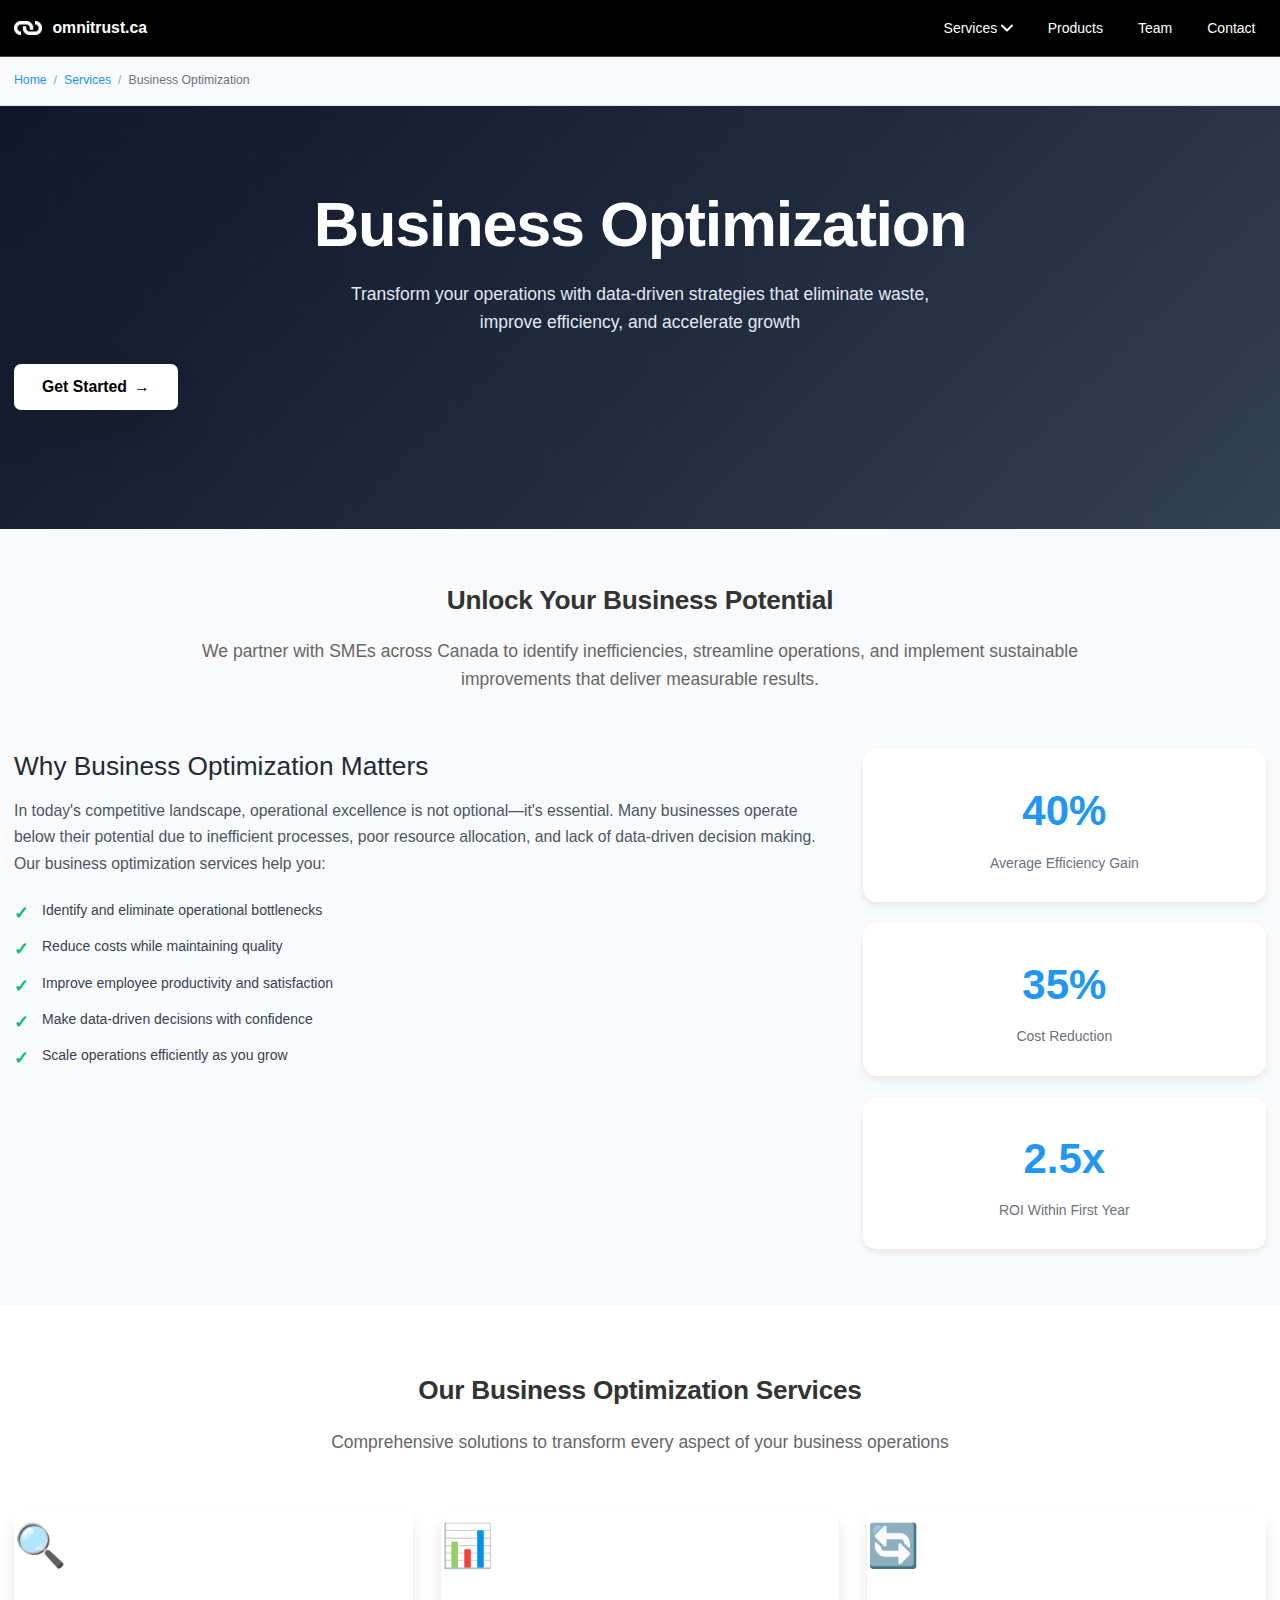
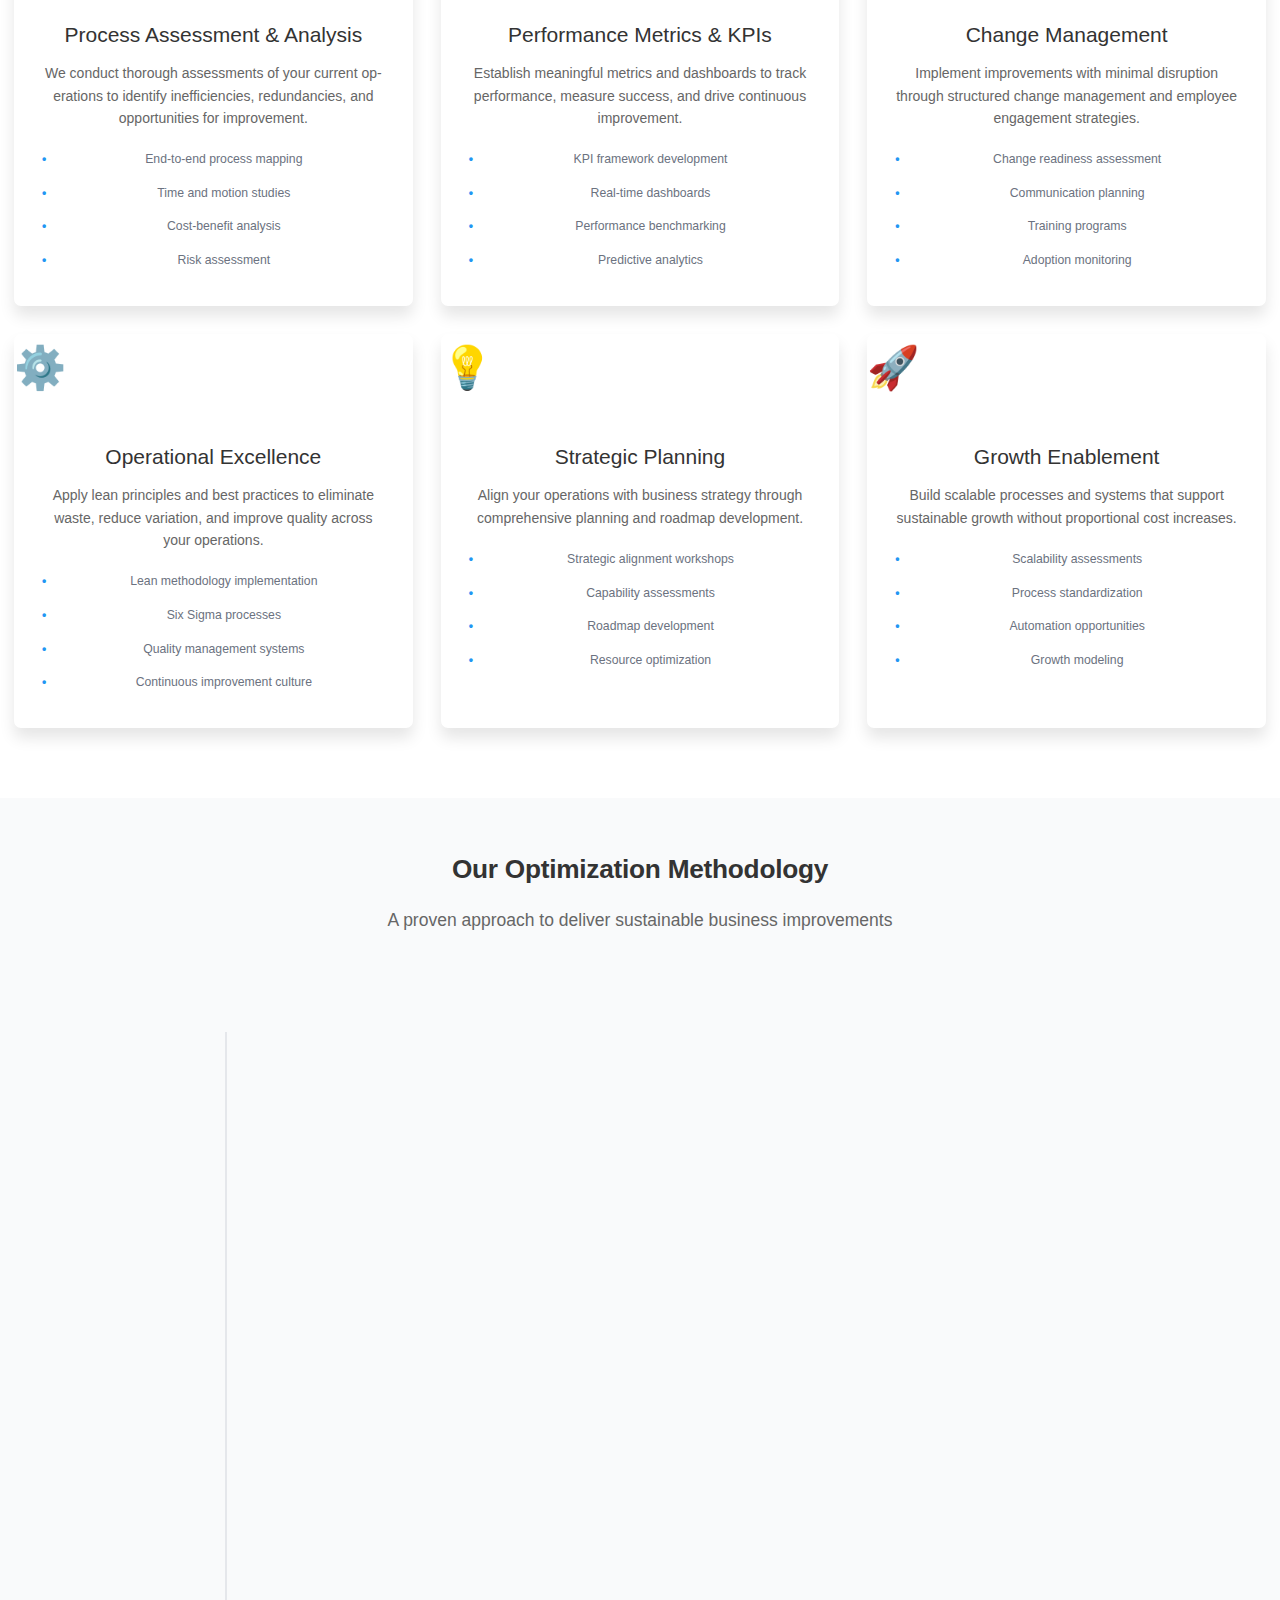
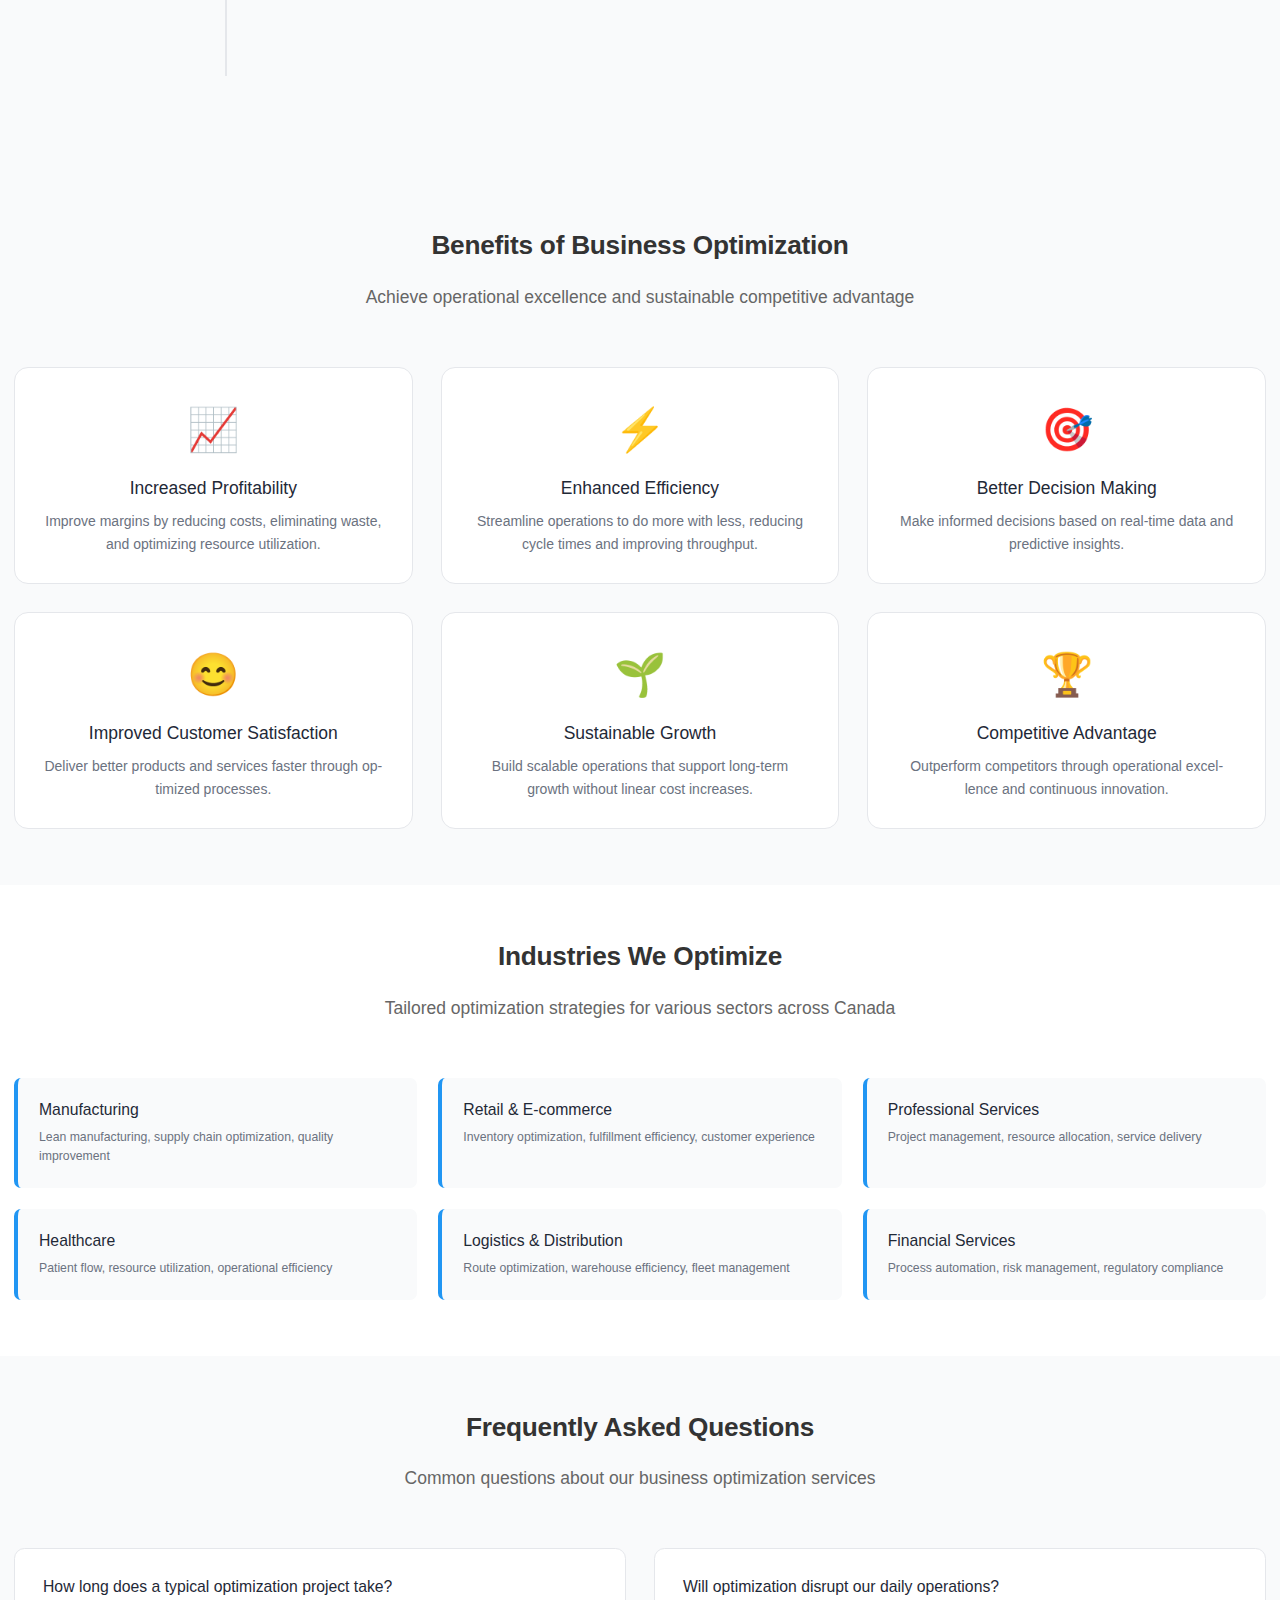
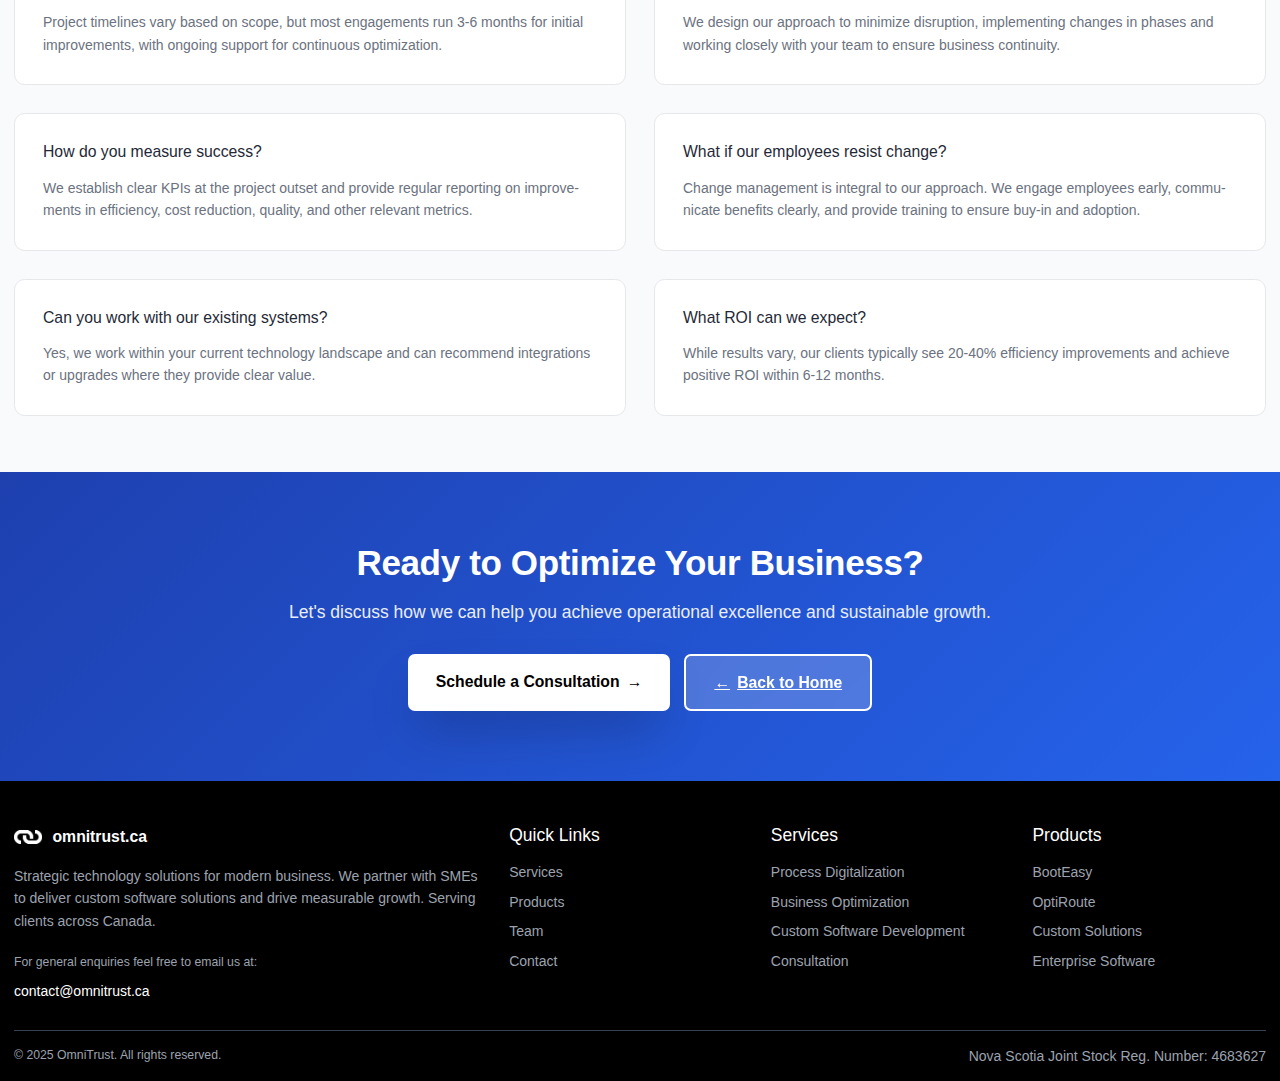
<file: services/business-optimization.html>
<!DOCTYPE html>
<html lang="en-CA">
<head>
	<meta charset="UTF-8">
	<meta name="viewport" content="width=device-width, initial-scale=1.0">
	<title>Business Optimization Services in Canada | OmniTrust</title>
	<link rel="stylesheet" href="../styles.css">
	<link rel="canonical" href="https://omnitrust.ca/services/business-optimization.html">
	<meta name="description" content="Optimize your business operations with data-driven strategies. OmniTrust provides business optimization services across Canada to improve efficiency and drive growth.">
	<meta name="robots" content="index, follow">
	<meta property="og:title" content="Business Optimization Services in Canada | OmniTrust">
	<meta property="og:description" content="We help SMEs across Canada streamline processes and reduce waste with data-driven business optimization strategies.">
	<meta property="og:type" content="website">
	<meta property="og:url" content="https://omnitrust.ca/services/business-optimization.html">
	<meta property="og:image" content="https://omnitrust.ca/logo.png">
	<meta property="og:locale" content="en_CA">
	<script type="application/ld+json">
	{
	  "@context": "https://schema.org",
	  "@type": "Service",
	  "name": "Business Optimization",
	  "provider": {"@type": "Organization", "name": "OmniTrust", "url": "https://omnitrust.ca/"},
	  "areaServed": {"@type": "Country", "name": "Canada"},
	  "serviceType": "Business Process Improvement",
	  "description": "Identify bottlenecks and streamline operations to improve productivity and reduce costs."
	}
	</script>
</head>
<body>
	<!-- Navbar -->
	<nav class="navbar">
		<div class="nav-container">
			<div class="nav-content">
				<!-- Logo -->
				<div class="logo">
					<a href="/">
						<img src="../images/omnitrustlogo.png" alt="OmniTrust Logo" class="logo-img">
						<span class="logo-text">omnitrust.ca</span>
					</a>
				</div>

				<!-- Desktop Navigation -->
				<div class="desktop-nav">
					<div class="nav-links">
						<div class="nav-dropdown">
							<a href="/#services" class="nav-link nav-link-dropdown">
								Services
								<svg class="dropdown-arrow" width="12" height="8" viewBox="0 0 12 8" fill="none" xmlns="http://www.w3.org/2000/svg">
									<path d="M1 1.5L6 6.5L11 1.5" stroke="currentColor" stroke-width="2" stroke-linecap="round" stroke-linejoin="round"/>
								</svg>
							</a>
							<div class="dropdown-menu">
								<a href="/services/process-digitalization.html" class="dropdown-item">
									<div class="dropdown-item-content">
										<h4>Process Digitalization</h4>
										<p>Transform manual processes into efficient digital workflows</p>
									</div>
								</a>
								<a href="/services/business-optimization.html" class="dropdown-item">
									<div class="dropdown-item-content">
										<h4>Business Optimization</h4>
										<p>Streamline operations and maximize business performance</p>
									</div>
								</a>
								<a href="/services/custom-software-development.html" class="dropdown-item">
									<div class="dropdown-item-content">
										<h4>Custom Software Development</h4>
										<p>Tailored solutions built specifically for your business needs</p>
									</div>
								</a>
							</div>
						</div>
						<a href="/#products" class="nav-link">Products</a>
						<a href="/#team" class="nav-link">Team</a>
						<a href="/#contact" class="nav-link">Contact</a>
					</div>
				</div>

				<!-- Mobile menu button -->
				<div class="mobile-menu-btn">
					<button onclick="toggleMobileMenu()" class="menu-toggle">
						<span class="hamburger" id="hamburger">☰</span>
						<span class="close-x" id="close-x" style="display: none;">✕</span>
					</button>
				</div>
			</div>
		</div>

		<!-- Mobile Navigation -->
		<div id="mobileMenu" class="mobile-nav">
			<div class="mobile-nav-content">
				<div class="mobile-nav-item">
					<a href="/#services" class="mobile-nav-link mobile-nav-link-parent" onclick="toggleMobileSubmenu(event, 'services-submenu')">
						Services
						<svg class="mobile-dropdown-arrow" width="12" height="8" viewBox="0 0 12 8" fill="none" xmlns="http://www.w3.org/2000/svg">
							<path d="M1 1.5L6 6.5L11 1.5" stroke="currentColor" stroke-width="2" stroke-linecap="round" stroke-linejoin="round"/>
						</svg>
					</a>
					<div id="services-submenu" class="mobile-submenu">
						<a href="/services/process-digitalization.html" class="mobile-submenu-link" onclick="closeMobileMenu()">Process Digitalization</a>
						<a href="/services/business-optimization.html" class="mobile-submenu-link" onclick="closeMobileMenu()">Business Optimization</a>
						<a href="/services/custom-software-development.html" class="mobile-submenu-link" onclick="closeMobileMenu()">Custom Software Development</a>
					</div>
				</div>
				<a href="/#products" class="mobile-nav-link" onclick="closeMobileMenu()">Products</a>
				<a href="/#team" class="mobile-nav-link" onclick="closeMobileMenu()">Team</a>
				<a href="/#contact" class="mobile-nav-link" onclick="closeMobileMenu()">Contact</a>
			</div>
		</div>
	</nav>

	<main>
		<!-- Breadcrumb Navigation -->
		<section class="breadcrumb">
			<div class="container">
				<nav aria-label="breadcrumb">
					<ol class="breadcrumb-list">
						<li><a href="/">Home</a></li>
						<li><a href="/#services">Services</a></li>
						<li aria-current="page">Business Optimization</li>
					</ol>
				</nav>
			</div>
		</section>

		<!-- Hero Section -->
		<section class="service-hero">
			<div class="container">
				<div class="service-hero-content">
					<h1>Business Optimization</h1>
					<p class="hero-subtitle">Transform your operations with data-driven strategies that eliminate waste, improve efficiency, and accelerate growth</p>
					<div class="hero-buttons">
						<button class="btn-primary" onclick="scrollToContact()">
							Get Started
							<span class="btn-arrow">→</span>
						</button>
					</div>
				</div>
			</div>
		</section>

		<!-- Overview Section -->
		<section class="service-overview">
			<div class="container">
				<div class="section-header">
					<h2>Unlock Your Business Potential</h2>
					<p>We partner with SMEs across Canada to identify inefficiencies, streamline operations, and implement sustainable improvements that deliver measurable results.</p>
				</div>
				
				<div class="overview-content">
					<div class="overview-text">
						<h3>Why Business Optimization Matters</h3>
						<p>In today's competitive landscape, operational excellence is not optional—it's essential. Many businesses operate below their potential due to inefficient processes, poor resource allocation, and lack of data-driven decision making. Our business optimization services help you:</p>
						<ul class="feature-list">
							<li>Identify and eliminate operational bottlenecks</li>
							<li>Reduce costs while maintaining quality</li>
							<li>Improve employee productivity and satisfaction</li>
							<li>Make data-driven decisions with confidence</li>
							<li>Scale operations efficiently as you grow</li>
						</ul>
					</div>
					<div class="overview-stats">
						<div class="stat-card">
							<div class="stat-number">40%</div>
							<div class="stat-label">Average Efficiency Gain</div>
						</div>
						<div class="stat-card">
							<div class="stat-number">35%</div>
							<div class="stat-label">Cost Reduction</div>
						</div>
						<div class="stat-card">
							<div class="stat-number">2.5x</div>
							<div class="stat-label">ROI Within First Year</div>
						</div>
					</div>
				</div>
			</div>
		</section>

		<!-- Services Grid -->
		<section class="services">
			<div class="container">
				<div class="section-header">
					<h2>Our Business Optimization Services</h2>
					<p>Comprehensive solutions to transform every aspect of your business operations</p>
				</div>
				<div class="services-grid">
					<div class="service-card">
						<div class="service-icon">🔍</div>
						<div class="service-content">
							<h3>Process Assessment & Analysis</h3>
							<p>We conduct thorough assessments of your current operations to identify inefficiencies, redundancies, and opportunities for improvement.</p>
							<ul class="service-features">
								<li>End-to-end process mapping</li>
								<li>Time and motion studies</li>
								<li>Cost-benefit analysis</li>
								<li>Risk assessment</li>
							</ul>
						</div>
					</div>
					<div class="service-card">
						<div class="service-icon">📊</div>
						<div class="service-content">
							<h3>Performance Metrics & KPIs</h3>
							<p>Establish meaningful metrics and dashboards to track performance, measure success, and drive continuous improvement.</p>
							<ul class="service-features">
								<li>KPI framework development</li>
								<li>Real-time dashboards</li>
								<li>Performance benchmarking</li>
								<li>Predictive analytics</li>
							</ul>
						</div>
					</div>
					<div class="service-card">
						<div class="service-icon">🔄</div>
						<div class="service-content">
							<h3>Change Management</h3>
							<p>Implement improvements with minimal disruption through structured change management and employee engagement strategies.</p>
							<ul class="service-features">
								<li>Change readiness assessment</li>
								<li>Communication planning</li>
								<li>Training programs</li>
								<li>Adoption monitoring</li>
							</ul>
						</div>
					</div>
					<div class="service-card">
						<div class="service-icon">⚙️</div>
						<div class="service-content">
							<h3>Operational Excellence</h3>
							<p>Apply lean principles and best practices to eliminate waste, reduce variation, and improve quality across your operations.</p>
							<ul class="service-features">
								<li>Lean methodology implementation</li>
								<li>Six Sigma processes</li>
								<li>Quality management systems</li>
								<li>Continuous improvement culture</li>
							</ul>
						</div>
					</div>
					<div class="service-card">
						<div class="service-icon">💡</div>
						<div class="service-content">
							<h3>Strategic Planning</h3>
							<p>Align your operations with business strategy through comprehensive planning and roadmap development.</p>
							<ul class="service-features">
								<li>Strategic alignment workshops</li>
								<li>Capability assessments</li>
								<li>Roadmap development</li>
								<li>Resource optimization</li>
							</ul>
						</div>
					</div>
					<div class="service-card">
						<div class="service-icon">🚀</div>
						<div class="service-content">
							<h3>Growth Enablement</h3>
							<p>Build scalable processes and systems that support sustainable growth without proportional cost increases.</p>
							<ul class="service-features">
								<li>Scalability assessments</li>
								<li>Process standardization</li>
								<li>Automation opportunities</li>
								<li>Growth modeling</li>
							</ul>
						</div>
					</div>
				</div>
			</div>
		</section>

		<!-- Methodology Section -->
		<section class="process-section" id="optimization-methodology" role="region" aria-label="Our Optimization Methodology">
			<div class="container">
				<div class="section-header">
					<h2>Our Optimization Methodology</h2>
					<p>A proven approach to deliver sustainable business improvements</p>
				</div>
				<div class="process-timeline" role="list">
					<div class="process-step" role="listitem" data-step="1">
						<div class="step-number" aria-label="Step 1">1</div>
						<div class="step-content">
							<h3>Discovery & Diagnosis</h3>
							<p>We immerse ourselves in your business to understand current state, challenges, and opportunities for improvement.</p>
						</div>
					</div>
					<div class="process-step" role="listitem" data-step="2">
						<div class="step-number" aria-label="Step 2">2</div>
						<div class="step-content">
							<h3>Analysis & Insights</h3>
							<p>Using data analytics and industry benchmarks, we identify root causes and quantify improvement potential.</p>
						</div>
					</div>
					<div class="process-step" role="listitem" data-step="3">
						<div class="step-number" aria-label="Step 3">3</div>
						<div class="step-content">
							<h3>Solution Design</h3>
							<p>We develop tailored solutions that address your specific challenges while aligning with your strategic goals.</p>
						</div>
					</div>
					<div class="process-step" role="listitem" data-step="4">
						<div class="step-number" aria-label="Step 4">4</div>
						<div class="step-content">
							<h3>Implementation</h3>
							<p>Execute improvements through phased rollouts with continuous monitoring and adjustment.</p>
						</div>
					</div>
					<div class="process-step" role="listitem" data-step="5">
						<div class="step-number" aria-label="Step 5">5</div>
						<div class="step-content">
							<h3>Sustain & Scale</h3>
							<p>Embed new practices into your culture and scale successful improvements across the organization.</p>
						</div>
					</div>
				</div>
			</div>
		</section>

		<!-- Benefits Section -->
		<section class="benefits-section">
			<div class="container">
				<div class="section-header">
					<h2>Benefits of Business Optimization</h2>
					<p>Achieve operational excellence and sustainable competitive advantage</p>
				</div>
				<div class="benefits-grid">
					<div class="benefit-card">
						<div class="benefit-icon">📈</div>
						<h3>Increased Profitability</h3>
						<p>Improve margins by reducing costs, eliminating waste, and optimizing resource utilization.</p>
					</div>
					<div class="benefit-card">
						<div class="benefit-icon">⚡</div>
						<h3>Enhanced Efficiency</h3>
						<p>Streamline operations to do more with less, reducing cycle times and improving throughput.</p>
					</div>
					<div class="benefit-card">
						<div class="benefit-icon">🎯</div>
						<h3>Better Decision Making</h3>
						<p>Make informed decisions based on real-time data and predictive insights.</p>
					</div>
					<div class="benefit-card">
						<div class="benefit-icon">😊</div>
						<h3>Improved Customer Satisfaction</h3>
						<p>Deliver better products and services faster through optimized processes.</p>
					</div>
					<div class="benefit-card">
						<div class="benefit-icon">🌱</div>
						<h3>Sustainable Growth</h3>
						<p>Build scalable operations that support long-term growth without linear cost increases.</p>
					</div>
					<div class="benefit-card">
						<div class="benefit-icon">🏆</div>
						<h3>Competitive Advantage</h3>
						<p>Outperform competitors through operational excellence and continuous innovation.</p>
					</div>
				</div>
			</div>
		</section>

		<!-- Industries Section -->
		<section class="industries-section">
			<div class="container">
				<div class="section-header">
					<h2>Industries We Optimize</h2>
					<p>Tailored optimization strategies for various sectors across Canada</p>
				</div>
				<div class="industries-list">
					<div class="industry-item">
						<h4>Manufacturing</h4>
						<p>Lean manufacturing, supply chain optimization, quality improvement</p>
					</div>
					<div class="industry-item">
						<h4>Retail & E-commerce</h4>
						<p>Inventory optimization, fulfillment efficiency, customer experience</p>
					</div>
					<div class="industry-item">
						<h4>Professional Services</h4>
						<p>Project management, resource allocation, service delivery</p>
					</div>
					<div class="industry-item">
						<h4>Healthcare</h4>
						<p>Patient flow, resource utilization, operational efficiency</p>
					</div>
					<div class="industry-item">
						<h4>Logistics & Distribution</h4>
						<p>Route optimization, warehouse efficiency, fleet management</p>
					</div>
					<div class="industry-item">
						<h4>Financial Services</h4>
						<p>Process automation, risk management, regulatory compliance</p>
					</div>
				</div>
			</div>
		</section>

		<!-- FAQ Section -->
		<section class="faq-section">
			<div class="container">
				<div class="section-header">
					<h2>Frequently Asked Questions</h2>
					<p>Common questions about our business optimization services</p>
				</div>
				<div class="faq-grid">
					<div class="faq-item">
						<h3>How long does a typical optimization project take?</h3>
						<p>Project timelines vary based on scope, but most engagements run 3-6 months for initial improvements, with ongoing support for continuous optimization.</p>
					</div>
					<div class="faq-item">
						<h3>Will optimization disrupt our daily operations?</h3>
						<p>We design our approach to minimize disruption, implementing changes in phases and working closely with your team to ensure business continuity.</p>
					</div>
					<div class="faq-item">
						<h3>How do you measure success?</h3>
						<p>We establish clear KPIs at the project outset and provide regular reporting on improvements in efficiency, cost reduction, quality, and other relevant metrics.</p>
					</div>
					<div class="faq-item">
						<h3>What if our employees resist change?</h3>
						<p>Change management is integral to our approach. We engage employees early, communicate benefits clearly, and provide training to ensure buy-in and adoption.</p>
					</div>
					<div class="faq-item">
						<h3>Can you work with our existing systems?</h3>
						<p>Yes, we work within your current technology landscape and can recommend integrations or upgrades where they provide clear value.</p>
					</div>
					<div class="faq-item">
						<h3>What ROI can we expect?</h3>
						<p>While results vary, our clients typically see 20-40% efficiency improvements and achieve positive ROI within 6-12 months.</p>
					</div>
				</div>
			</div>
		</section>

		<!-- CTA Section -->
		<section class="cta-section">
			<div class="container">
				<div class="cta-content">
					<h2>Ready to Optimize Your Business?</h2>
					<p>Let's discuss how we can help you achieve operational excellence and sustainable growth.</p>
					<div class="cta-buttons">
						<button class="btn-primary" onclick="scrollToContact()">
							Schedule a Consultation
							<span class="btn-arrow">→</span>
						</button>
						<a href="/" class="btn-secondary">
							<span class="btn-icon">←</span>
							Back to Home
						</a>
					</div>
				</div>
			</div>
		</section>

		<div id="toast" class="toast"></div>
	</main>

	<!-- Footer -->
	<footer class="footer">
		<div class="container">
			<div class="footer-content">
				<!-- Logo and Description -->
				<div class="footer-section">
					<div class="footer-logo">
						<img src="../images/omnitrustlogo.png" alt="OmniTrust Logo" class="footer-logo-img" loading="lazy" decoding="async">
						<span class="footer-logo-text">omnitrust.ca</span>
					</div>
					<p class="footer-description">
						Strategic technology solutions for modern business. We partner with SMEs to deliver custom software solutions and drive measurable growth. Serving clients across Canada.
					</p>
					<div class="footer-contact">
						<p>For general enquiries feel free to email us at:</p>
						<a href="mailto:contact@omnitrust.ca">contact@omnitrust.ca</a>
					</div>
				</div>

				<!-- Quick Links -->
				<div class="footer-section">
					<h4>Quick Links</h4>
					<ul class="footer-links">
						<li><a href="/#services">Services</a></li>
						<li><a href="/#products">Products</a></li>
						<li><a href="/#team">Team</a></li>
						<li><a href="/#contact">Contact</a></li>
					</ul>
				</div>

				<!-- Services -->
				<div class="footer-section">
					<h4>Services</h4>
					<ul class="footer-links">
						<li><a href="/services/process-digitalization.html">Process Digitalization</a></li>
						<li><a href="/services/business-optimization.html">Business Optimization</a></li>
						<li><a href="/services/custom-software-development.html">Custom Software Development</a></li>
						<li><a href="#" onclick="openConsultationModal(); return false;">Consultation</a></li>
					</ul>
				</div>

				<!-- Products -->
				<div class="footer-section">
					<h4>Products</h4>
					<ul class="footer-links">
						<li><a href="/#products">BootEasy</a></li>
						<li><a href="/#products">OptiRoute</a></li>
						<li><a href="/#contact">Custom Solutions</a></li>
						<li><a href="/#contact">Enterprise Software</a></li>
					</ul>
				</div>
			</div>

			<!-- Footer Bottom -->
			<div class="footer-bottom">
				<div class="footer-bottom-content">
					<p>&copy; 2025 OmniTrust. All rights reserved.</p>
					<div class="footer-registration">
						<img src="https://upload.wikimedia.org/wikipedia/commons/c/c0/Flag_of_Nova_Scotia.svg" alt="Nova Scotia Flag" class="flag-icon" loading="lazy" decoding="async">
						<span>Nova Scotia Joint Stock Reg. Number: 4683627</span>
					</div>
				</div>
			</div>
		</div>
	</footer>

	<!-- Consultation Modal -->
	<div id="consultationModal" class="modal-overlay">
		<div class="modal-backdrop" onclick="closeConsultationModal()"></div>
		<div class="modal-container">
			<button class="modal-close" onclick="closeConsultationModal()">
				<span>✕</span>
			</button>
			<div class="modal-content">
				<div class="modal-header">
					<h2>Request a Consultation</h2>
					<p>Let's discuss how we can transform your business with our technology solutions</p>
				</div>
				<form id="consultationForm" class="consultation-form">
					<div class="form-group">
						<input
							type="text"
							name="name"
							placeholder="Your Full Name"
							required
							class="form-input"
						>
					</div>
					
					<div class="form-group">
						<input
							type="email"
							name="email"
							placeholder="Your Email Address"
							required
							class="form-input"
						>
					</div>
					
					<div class="form-group">
						<input
							type="tel"
							name="phone"
							placeholder="Phone Number (Optional)"
							class="form-input"
						>
					</div>
					
					<div class="form-group">
						<select name="service" class="form-input" required>
							<option value="">Select Service of Interest</option>
							<option value="process-digitalization">Process Digitalization</option>
							<option value="business-optimization" selected>Business Optimization</option>
							<option value="custom-software">Custom Software Development</option>
							<option value="general">General Consultation</option>
						</select>
					</div>
					
					<div class="form-group">
						<textarea
							name="message"
							placeholder="Tell us about your project or challenge"
							required
							rows="4"
							class="form-textarea"
						></textarea>
					</div>
					
					<button type="submit" class="form-submit-btn" id="consultationSubmitBtn">
						<span id="consultationSubmitText">Request Consultation</span>
						<span id="consultationSubmitIcon">📅</span>
					</button>
				</form>
			</div>
		</div>
	</div>

	<!-- Toast notification -->
	<div id="toast" class="toast"></div>

	<script src="../services-modal.js"></script>
	<script src="../process-section-loader.js"></script>
</body>
</html>
</file>
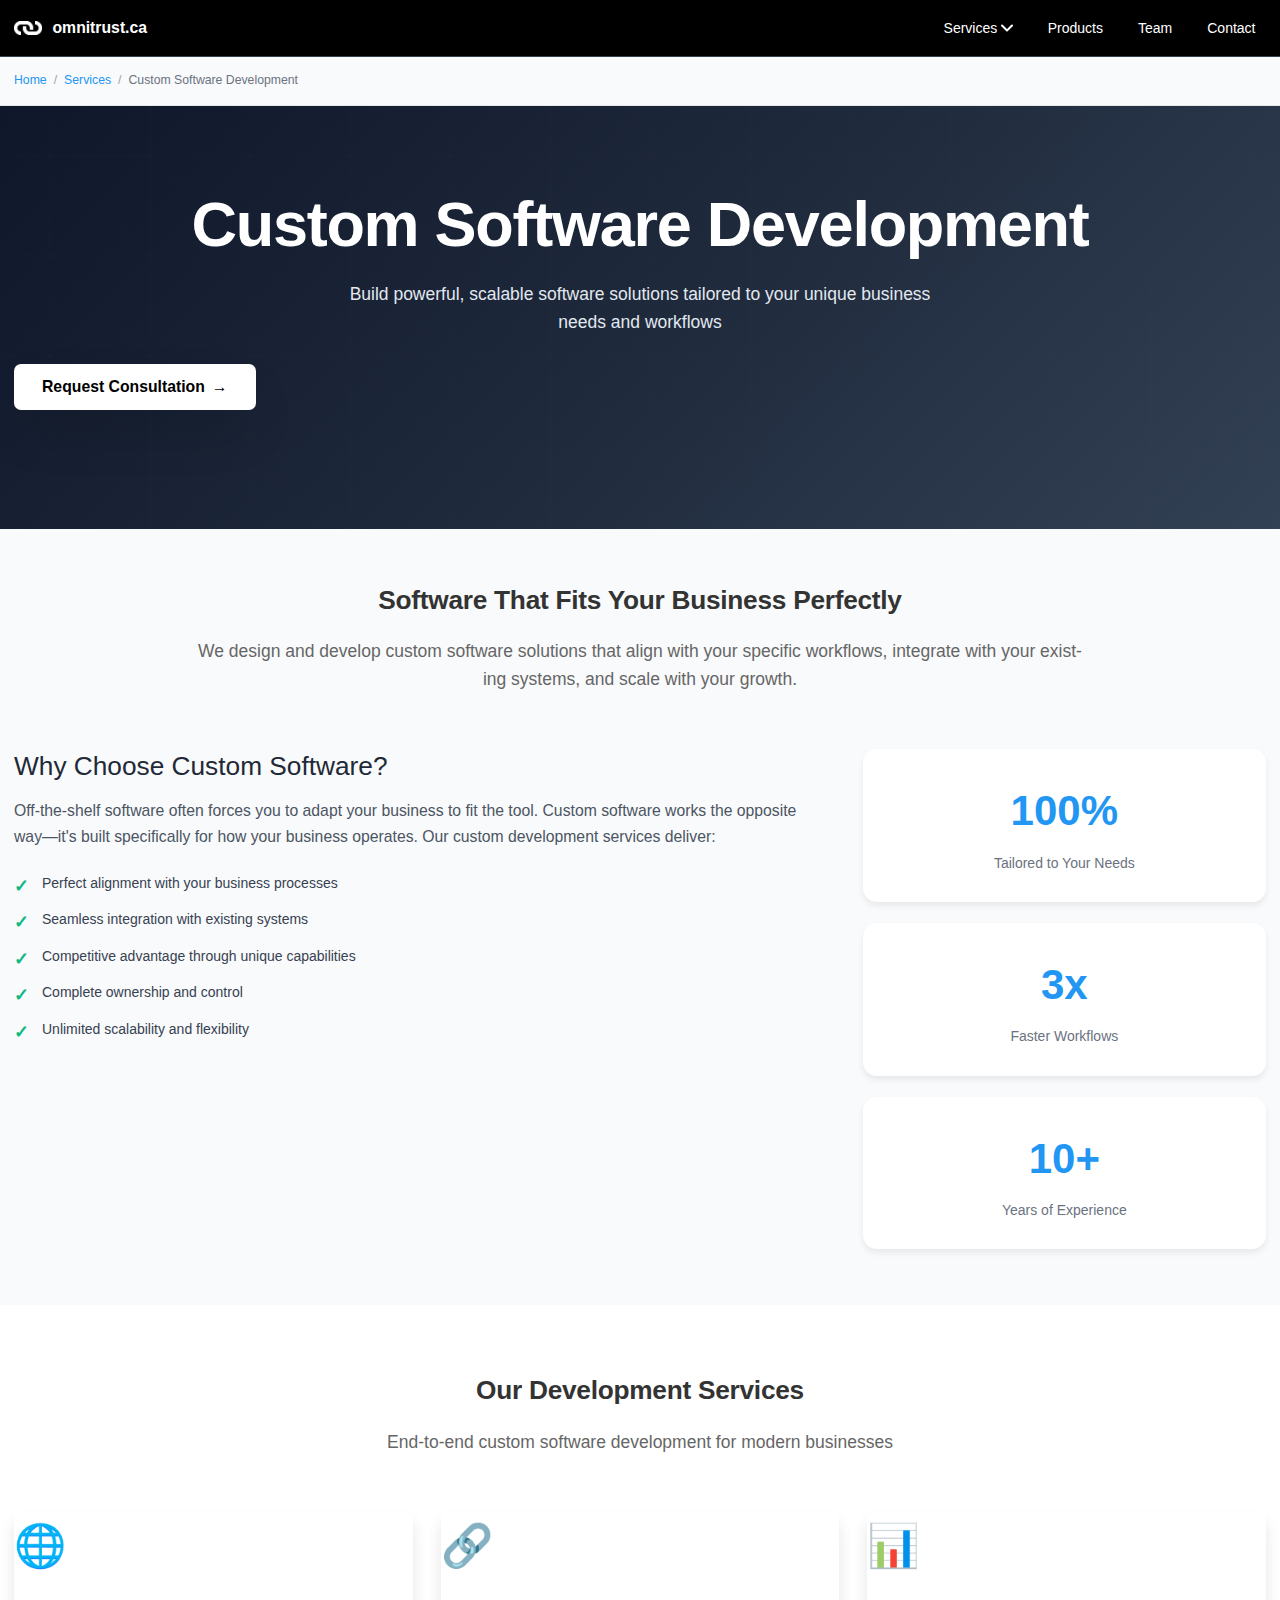
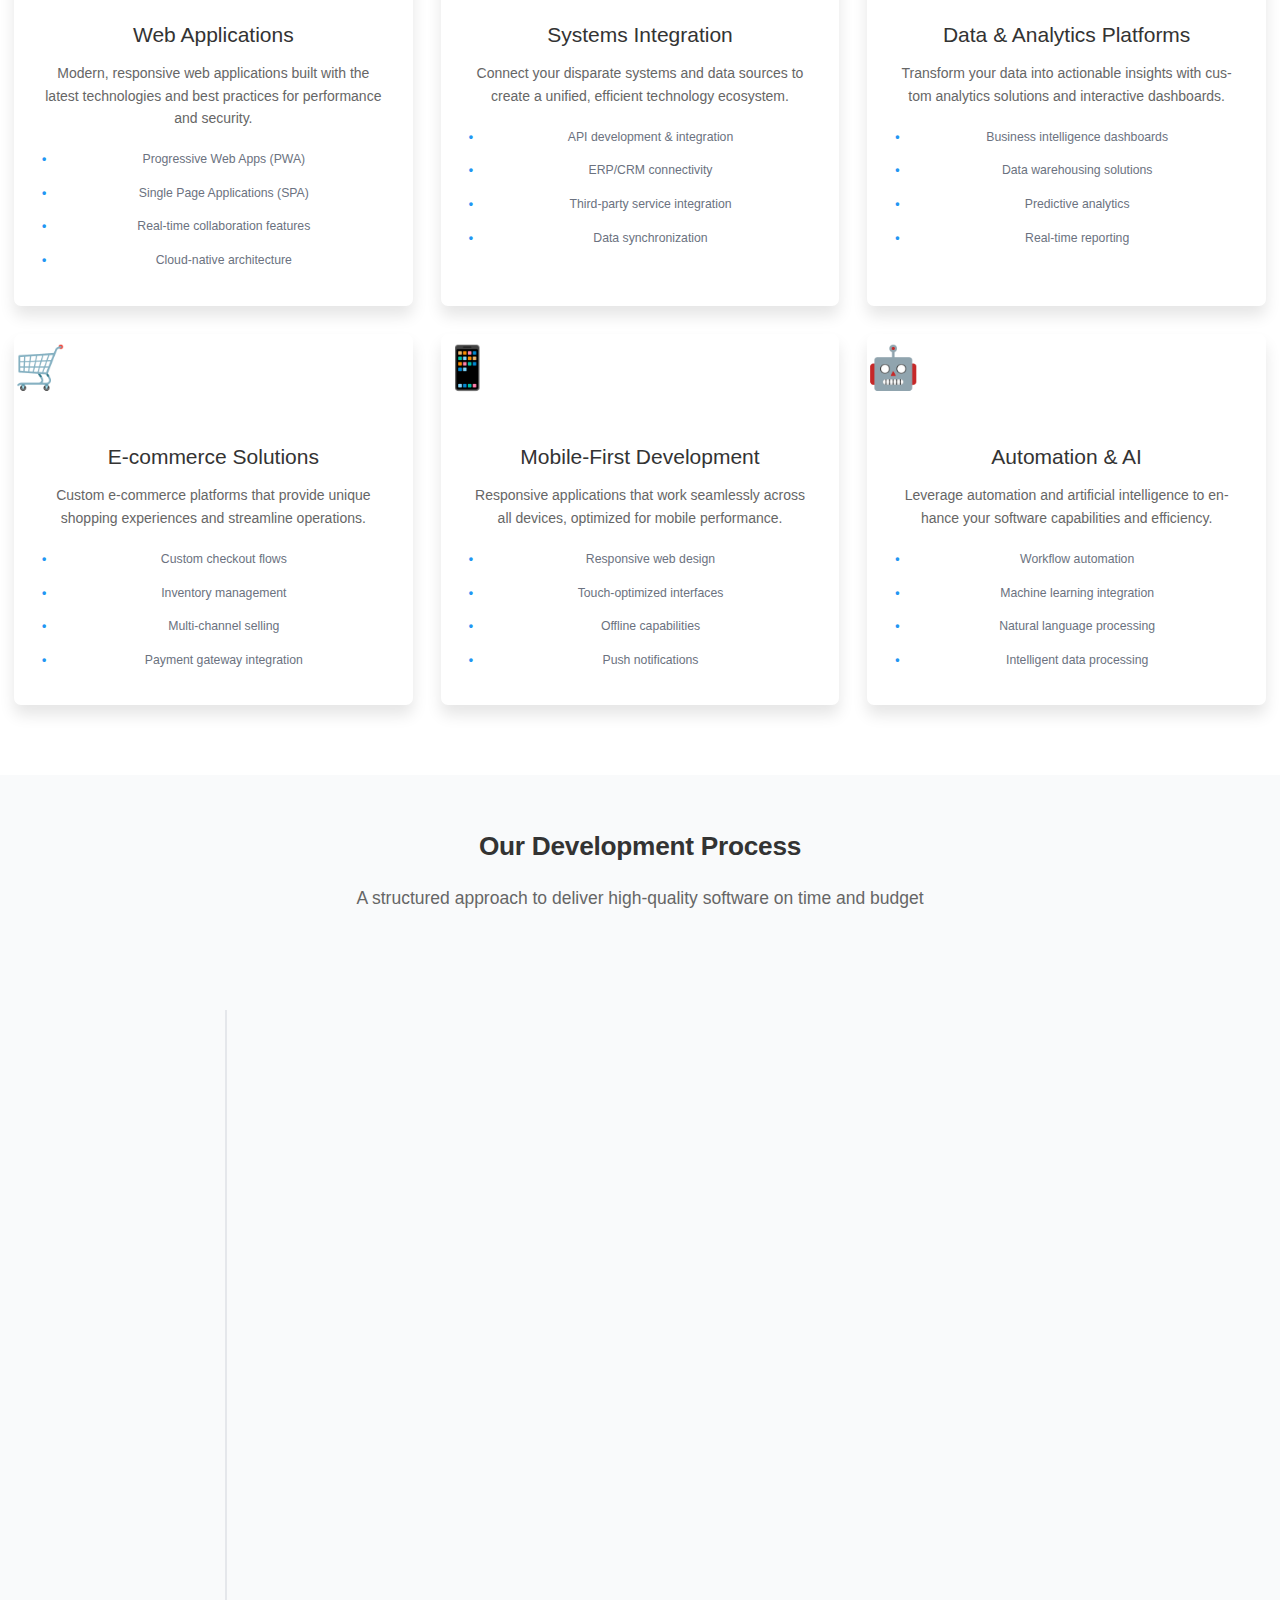
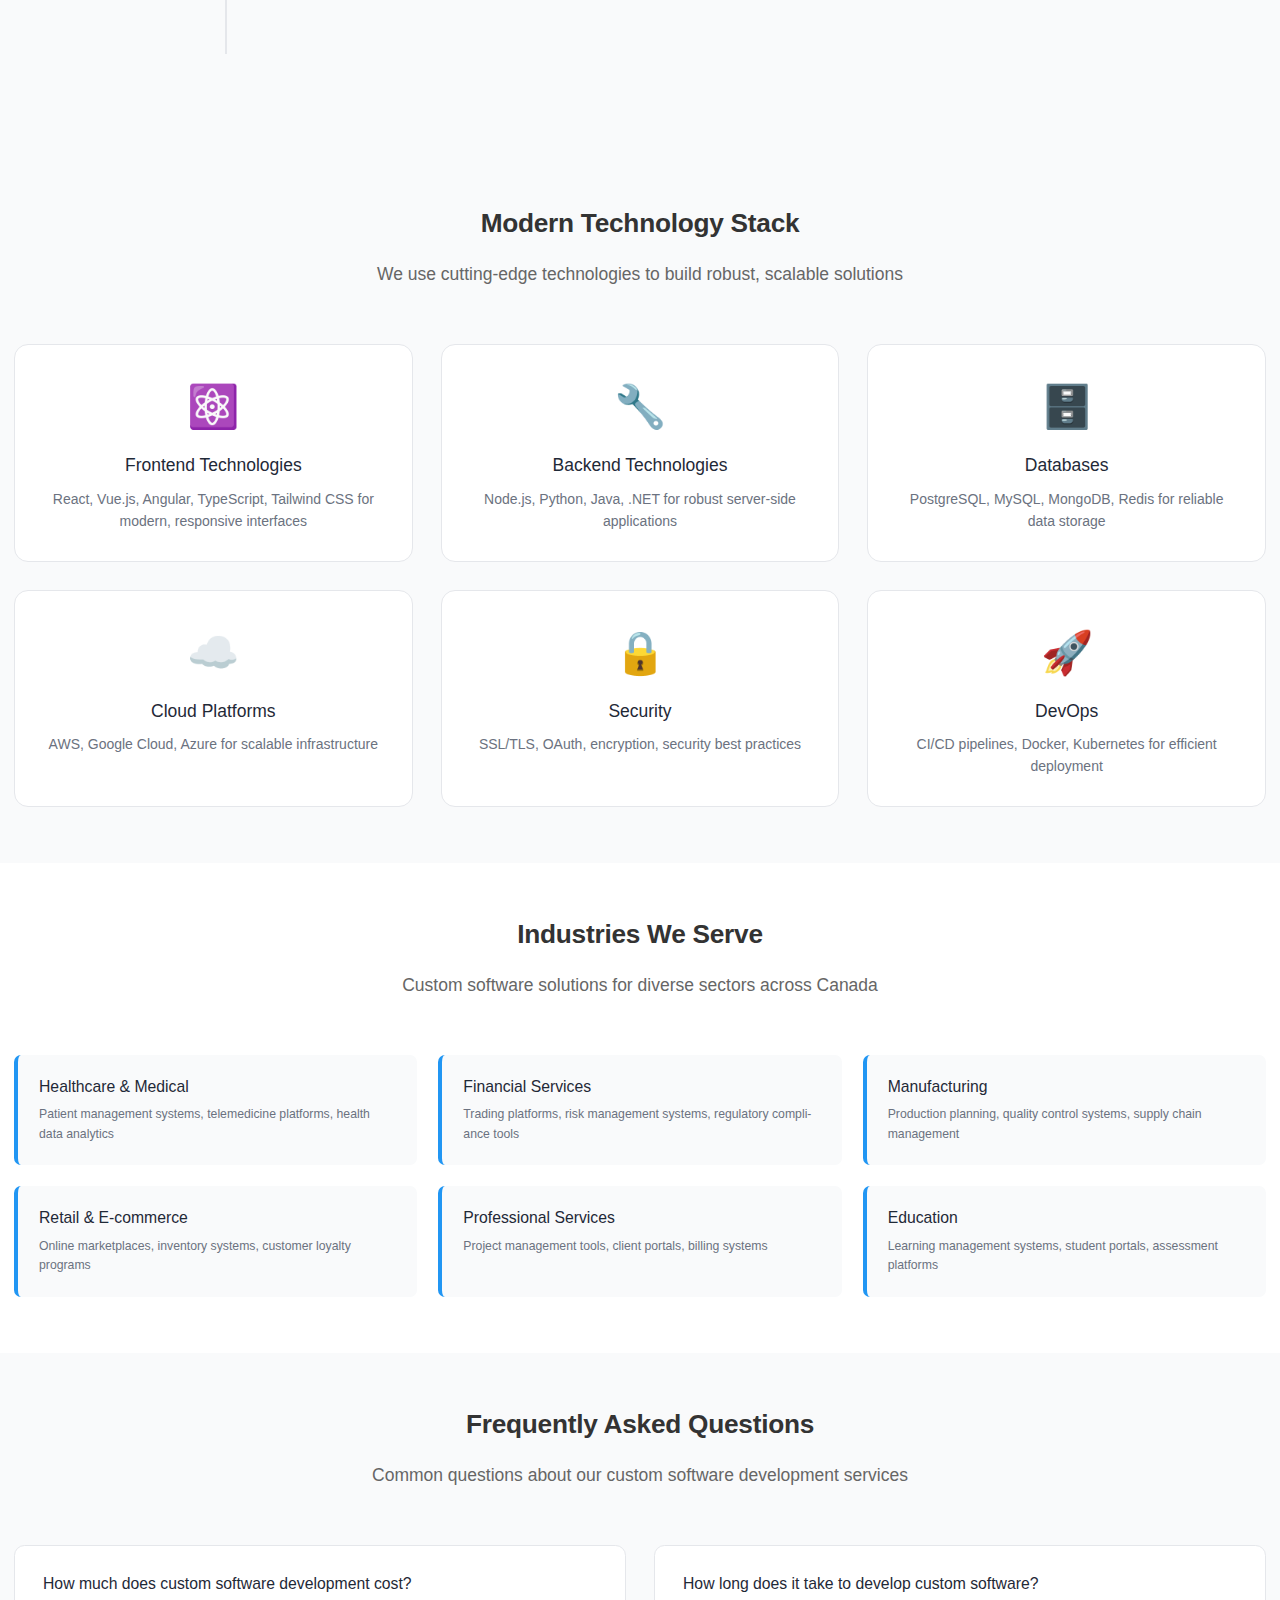
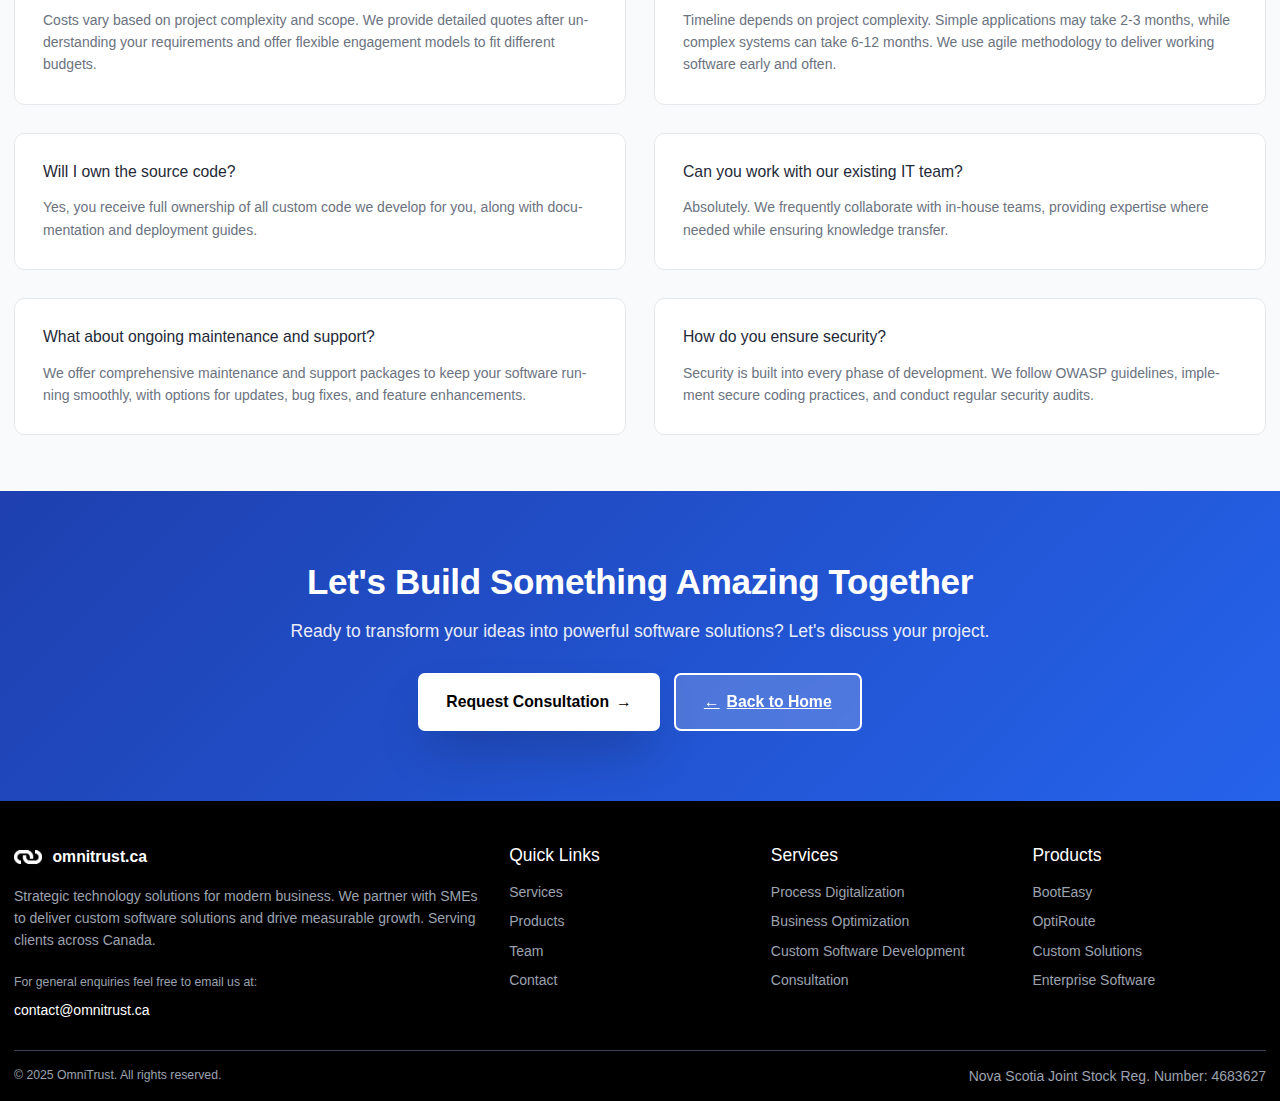
<file: services/custom-software-development.html>
<!DOCTYPE html>
<html lang="en-CA">
<head>
	<meta charset="UTF-8">
	<meta name="viewport" content="width=device-width, initial-scale=1.0">
	<title>Custom Software Development Services in Canada | OmniTrust</title>
	<link rel="stylesheet" href="../styles.css">
	<link rel="canonical" href="https://omnitrust.ca/services/custom-software-development.html">
	<meta name="description" content="Custom software development services for Canadian SMEs. We build tailored web applications, integrations, and data platforms that fit your business perfectly.">
	<meta name="robots" content="index, follow">
	<meta property="og:title" content="Custom Software Development Services in Canada | OmniTrust">
	<meta property="og:description" content="We design and build secure, scalable custom software applications and integrations for SMEs across Canada.">
	<meta property="og:type" content="website">
	<meta property="og:url" content="https://omnitrust.ca/services/custom-software-development.html">
	<meta property="og:image" content="https://omnitrust.ca/logo.png">
	<meta property="og:locale" content="en_CA">
	<script type="application/ld+json">
	{
	  "@context": "https://schema.org",
	  "@type": "Service",
	  "name": "Custom Software Development",
	  "provider": {"@type": "Organization", "name": "OmniTrust", "url": "https://omnitrust.ca/"},
	  "areaServed": {"@type": "Country", "name": "Canada"},
	  "serviceType": "Software Development",
	  "description": "Design and development of custom web applications, integrations, and data solutions."
	}
	</script>
</head>
<body>
	<!-- Navbar -->
	<nav class="navbar">
		<div class="nav-container">
			<div class="nav-content">
				<!-- Logo -->
				<div class="logo">
					<a href="/">
						<img src="../images/omnitrustlogo.png" alt="OmniTrust Logo" class="logo-img">
						<span class="logo-text">omnitrust.ca</span>
					</a>
				</div>

				<!-- Desktop Navigation -->
				<div class="desktop-nav">
					<div class="nav-links">
						<div class="nav-dropdown">
							<a href="/#services" class="nav-link nav-link-dropdown">
								Services
								<svg class="dropdown-arrow" width="12" height="8" viewBox="0 0 12 8" fill="none" xmlns="http://www.w3.org/2000/svg">
									<path d="M1 1.5L6 6.5L11 1.5" stroke="currentColor" stroke-width="2" stroke-linecap="round" stroke-linejoin="round"/>
								</svg>
							</a>
							<div class="dropdown-menu">
								<a href="/services/process-digitalization.html" class="dropdown-item">
									<div class="dropdown-item-content">
										<h4>Process Digitalization</h4>
										<p>Transform manual processes into efficient digital workflows</p>
									</div>
								</a>
								<a href="/services/business-optimization.html" class="dropdown-item">
									<div class="dropdown-item-content">
										<h4>Business Optimization</h4>
										<p>Streamline operations and maximize business performance</p>
									</div>
								</a>
								<a href="/services/custom-software-development.html" class="dropdown-item">
									<div class="dropdown-item-content">
										<h4>Custom Software Development</h4>
										<p>Tailored solutions built specifically for your business needs</p>
									</div>
								</a>
							</div>
						</div>
						<a href="/#products" class="nav-link">Products</a>
						<a href="/#team" class="nav-link">Team</a>
						<a href="/#contact" class="nav-link">Contact</a>
					</div>
				</div>

				<!-- Mobile menu button -->
				<div class="mobile-menu-btn">
					<button onclick="toggleMobileMenu()" class="menu-toggle">
						<span class="hamburger" id="hamburger">☰</span>
						<span class="close-x" id="close-x" style="display: none;">✕</span>
					</button>
				</div>
			</div>
		</div>

		<!-- Mobile Navigation -->
		<div id="mobileMenu" class="mobile-nav">
			<div class="mobile-nav-content">
				<div class="mobile-nav-item">
					<a href="/#services" class="mobile-nav-link mobile-nav-link-parent" onclick="toggleMobileSubmenu(event, 'services-submenu')">
						Services
						<svg class="mobile-dropdown-arrow" width="12" height="8" viewBox="0 0 12 8" fill="none" xmlns="http://www.w3.org/2000/svg">
							<path d="M1 1.5L6 6.5L11 1.5" stroke="currentColor" stroke-width="2" stroke-linecap="round" stroke-linejoin="round"/>
						</svg>
					</a>
					<div id="services-submenu" class="mobile-submenu">
						<a href="/services/process-digitalization.html" class="mobile-submenu-link" onclick="closeMobileMenu()">Process Digitalization</a>
						<a href="/services/business-optimization.html" class="mobile-submenu-link" onclick="closeMobileMenu()">Business Optimization</a>
						<a href="/services/custom-software-development.html" class="mobile-submenu-link" onclick="closeMobileMenu()">Custom Software Development</a>
					</div>
				</div>
				<a href="/#products" class="mobile-nav-link" onclick="closeMobileMenu()">Products</a>
				<a href="/#team" class="mobile-nav-link" onclick="closeMobileMenu()">Team</a>
				<a href="/#contact" class="mobile-nav-link" onclick="closeMobileMenu()">Contact</a>
			</div>
		</div>
	</nav>

	<main>
		<!-- Breadcrumb Navigation -->
		<section class="breadcrumb">
			<div class="container">
				<nav aria-label="breadcrumb">
					<ol class="breadcrumb-list">
						<li><a href="/">Home</a></li>
						<li><a href="/#services">Services</a></li>
						<li aria-current="page">Custom Software Development</li>
					</ol>
				</nav>
			</div>
		</section>

		<!-- Hero Section -->
		<section class="service-hero">
			<div class="container">
				<div class="service-hero-content">
					<h1>Custom Software Development</h1>
					<p class="hero-subtitle">Build powerful, scalable software solutions tailored to your unique business needs and workflows</p>
					<div class="hero-buttons">
						<button class="btn-primary" onclick="scrollToContact()">
							Request Consultation
							<span class="btn-arrow">→</span>
						</button>
					</div>
				</div>
			</div>
		</section>

		<!-- Overview Section -->
		<section class="service-overview">
			<div class="container">
				<div class="section-header">
					<h2>Software That Fits Your Business Perfectly</h2>
					<p>We design and develop custom software solutions that align with your specific workflows, integrate with your existing systems, and scale with your growth.</p>
				</div>
				
				<div class="overview-content">
					<div class="overview-text">
						<h3>Why Choose Custom Software?</h3>
						<p>Off-the-shelf software often forces you to adapt your business to fit the tool. Custom software works the opposite way—it's built specifically for how your business operates. Our custom development services deliver:</p>
						<ul class="feature-list">
							<li>Perfect alignment with your business processes</li>
							<li>Seamless integration with existing systems</li>
							<li>Competitive advantage through unique capabilities</li>
							<li>Complete ownership and control</li>
							<li>Unlimited scalability and flexibility</li>
						</ul>
					</div>
					<div class="overview-stats">
						<div class="stat-card">
							<div class="stat-number">100%</div>
							<div class="stat-label">Tailored to Your Needs</div>
						</div>
						<div class="stat-card">
							<div class="stat-number">3x</div>
							<div class="stat-label">Faster Workflows</div>
						</div>
						<div class="stat-card">
							<div class="stat-number">10+</div>
							<div class="stat-label">Years of Experience</div>
						</div>
					</div>
				</div>
			</div>
		</section>

		<!-- Services Grid -->
		<section class="services">
			<div class="container">
				<div class="section-header">
					<h2>Our Development Services</h2>
					<p>End-to-end custom software development for modern businesses</p>
				</div>
				<div class="services-grid">
					<div class="service-card">
						<div class="service-icon">🌐</div>
						<div class="service-content">
							<h3>Web Applications</h3>
							<p>Modern, responsive web applications built with the latest technologies and best practices for performance and security.</p>
							<ul class="service-features">
								<li>Progressive Web Apps (PWA)</li>
								<li>Single Page Applications (SPA)</li>
								<li>Real-time collaboration features</li>
								<li>Cloud-native architecture</li>
							</ul>
						</div>
					</div>
					<div class="service-card">
						<div class="service-icon">🔗</div>
						<div class="service-content">
							<h3>Systems Integration</h3>
							<p>Connect your disparate systems and data sources to create a unified, efficient technology ecosystem.</p>
							<ul class="service-features">
								<li>API development & integration</li>
								<li>ERP/CRM connectivity</li>
								<li>Third-party service integration</li>
								<li>Data synchronization</li>
							</ul>
						</div>
					</div>
					<div class="service-card">
						<div class="service-icon">📊</div>
						<div class="service-content">
							<h3>Data & Analytics Platforms</h3>
							<p>Transform your data into actionable insights with custom analytics solutions and interactive dashboards.</p>
							<ul class="service-features">
								<li>Business intelligence dashboards</li>
								<li>Data warehousing solutions</li>
								<li>Predictive analytics</li>
								<li>Real-time reporting</li>
							</ul>
						</div>
					</div>
					<div class="service-card">
						<div class="service-icon">🛒</div>
						<div class="service-content">
							<h3>E-commerce Solutions</h3>
							<p>Custom e-commerce platforms that provide unique shopping experiences and streamline operations.</p>
							<ul class="service-features">
								<li>Custom checkout flows</li>
								<li>Inventory management</li>
								<li>Multi-channel selling</li>
								<li>Payment gateway integration</li>
							</ul>
						</div>
					</div>
					<div class="service-card">
						<div class="service-icon">📱</div>
						<div class="service-content">
							<h3>Mobile-First Development</h3>
							<p>Responsive applications that work seamlessly across all devices, optimized for mobile performance.</p>
							<ul class="service-features">
								<li>Responsive web design</li>
								<li>Touch-optimized interfaces</li>
								<li>Offline capabilities</li>
								<li>Push notifications</li>
							</ul>
						</div>
					</div>
					<div class="service-card">
						<div class="service-icon">🤖</div>
						<div class="service-content">
							<h3>Automation & AI</h3>
							<p>Leverage automation and artificial intelligence to enhance your software capabilities and efficiency.</p>
							<ul class="service-features">
								<li>Workflow automation</li>
								<li>Machine learning integration</li>
								<li>Natural language processing</li>
								<li>Intelligent data processing</li>
							</ul>
						</div>
					</div>
				</div>
			</div>
		</section>

		<!-- Development Process Section -->
		<section class="process-section" id="development-process" role="region" aria-label="Our Development Process">
			<div class="container">
				<div class="section-header">
					<h2>Our Development Process</h2>
					<p>A structured approach to deliver high-quality software on time and budget</p>
				</div>
				<div class="process-timeline" role="list">
					<div class="process-step" role="listitem" data-step="1">
						<div class="step-number" aria-label="Step 1">1</div>
						<div class="step-content">
							<h3>Discovery & Planning</h3>
							<p>We dive deep into your requirements, understand your goals, and create a comprehensive project roadmap.</p>
						</div>
					</div>
					<div class="process-step" role="listitem" data-step="2">
						<div class="step-number" aria-label="Step 2">2</div>
						<div class="step-content">
							<h3>Design & Architecture</h3>
							<p>Create intuitive user interfaces and robust system architecture that scales with your business.</p>
						</div>
					</div>
					<div class="process-step" role="listitem" data-step="3">
						<div class="step-number" aria-label="Step 3">3</div>
						<div class="step-content">
							<h3>Agile Development</h3>
							<p>Build your software iteratively with regular demos and feedback loops to ensure alignment.</p>
						</div>
					</div>
					<div class="process-step" role="listitem" data-step="4">
						<div class="step-number" aria-label="Step 4">4</div>
						<div class="step-content">
							<h3>Testing & Quality Assurance</h3>
							<p>Rigorous testing at every stage ensures your software is reliable, secure, and performs flawlessly.</p>
						</div>
					</div>
					<div class="process-step" role="listitem" data-step="5">
						<div class="step-number" aria-label="Step 5">5</div>
						<div class="step-content">
							<h3>Deployment & Support</h3>
							<p>Smooth deployment with comprehensive training and ongoing support to ensure success.</p>
						</div>
					</div>
				</div>
			</div>
		</section>

		<!-- Technology Stack Section -->
		<section class="benefits-section">
			<div class="container">
				<div class="section-header">
					<h2>Modern Technology Stack</h2>
					<p>We use cutting-edge technologies to build robust, scalable solutions</p>
				</div>
				<div class="benefits-grid">
					<div class="benefit-card">
						<div class="benefit-icon">⚛️</div>
						<h3>Frontend Technologies</h3>
						<p>React, Vue.js, Angular, TypeScript, Tailwind CSS for modern, responsive interfaces</p>
					</div>
					<div class="benefit-card">
						<div class="benefit-icon">🔧</div>
						<h3>Backend Technologies</h3>
						<p>Node.js, Python, Java, .NET for robust server-side applications</p>
					</div>
					<div class="benefit-card">
						<div class="benefit-icon">🗄️</div>
						<h3>Databases</h3>
						<p>PostgreSQL, MySQL, MongoDB, Redis for reliable data storage</p>
					</div>
					<div class="benefit-card">
						<div class="benefit-icon">☁️</div>
						<h3>Cloud Platforms</h3>
						<p>AWS, Google Cloud, Azure for scalable infrastructure</p>
					</div>
					<div class="benefit-card">
						<div class="benefit-icon">🔒</div>
						<h3>Security</h3>
						<p>SSL/TLS, OAuth, encryption, security best practices</p>
					</div>
					<div class="benefit-card">
						<div class="benefit-icon">🚀</div>
						<h3>DevOps</h3>
						<p>CI/CD pipelines, Docker, Kubernetes for efficient deployment</p>
					</div>
				</div>
			</div>
		</section>

		<!-- Industries Section -->
		<section class="industries-section">
			<div class="container">
				<div class="section-header">
					<h2>Industries We Serve</h2>
					<p>Custom software solutions for diverse sectors across Canada</p>
				</div>
				<div class="industries-list">
					<div class="industry-item">
						<h4>Healthcare & Medical</h4>
						<p>Patient management systems, telemedicine platforms, health data analytics</p>
					</div>
					<div class="industry-item">
						<h4>Financial Services</h4>
						<p>Trading platforms, risk management systems, regulatory compliance tools</p>
					</div>
					<div class="industry-item">
						<h4>Manufacturing</h4>
						<p>Production planning, quality control systems, supply chain management</p>
					</div>
					<div class="industry-item">
						<h4>Retail & E-commerce</h4>
						<p>Online marketplaces, inventory systems, customer loyalty programs</p>
					</div>
					<div class="industry-item">
						<h4>Professional Services</h4>
						<p>Project management tools, client portals, billing systems</p>
					</div>
					<div class="industry-item">
						<h4>Education</h4>
						<p>Learning management systems, student portals, assessment platforms</p>
					</div>
				</div>
			</div>
		</section>

		<!-- FAQ Section -->
		<section class="faq-section">
			<div class="container">
				<div class="section-header">
					<h2>Frequently Asked Questions</h2>
					<p>Common questions about our custom software development services</p>
				</div>
				<div class="faq-grid">
					<div class="faq-item">
						<h3>How much does custom software development cost?</h3>
						<p>Costs vary based on project complexity and scope. We provide detailed quotes after understanding your requirements and offer flexible engagement models to fit different budgets.</p>
					</div>
					<div class="faq-item">
						<h3>How long does it take to develop custom software?</h3>
						<p>Timeline depends on project complexity. Simple applications may take 2-3 months, while complex systems can take 6-12 months. We use agile methodology to deliver working software early and often.</p>
					</div>
					<div class="faq-item">
						<h3>Will I own the source code?</h3>
						<p>Yes, you receive full ownership of all custom code we develop for you, along with documentation and deployment guides.</p>
					</div>
					<div class="faq-item">
						<h3>Can you work with our existing IT team?</h3>
						<p>Absolutely. We frequently collaborate with in-house teams, providing expertise where needed while ensuring knowledge transfer.</p>
					</div>
					<div class="faq-item">
						<h3>What about ongoing maintenance and support?</h3>
						<p>We offer comprehensive maintenance and support packages to keep your software running smoothly, with options for updates, bug fixes, and feature enhancements.</p>
					</div>
					<div class="faq-item">
						<h3>How do you ensure security?</h3>
						<p>Security is built into every phase of development. We follow OWASP guidelines, implement secure coding practices, and conduct regular security audits.</p>
					</div>
				</div>
			</div>
		</section>

		<!-- CTA Section -->
		<section class="cta-section">
			<div class="container">
				<div class="cta-content">
					<h2>Let's Build Something Amazing Together</h2>
					<p>Ready to transform your ideas into powerful software solutions? Let's discuss your project.</p>
					<div class="cta-buttons">
						<button class="btn-primary" onclick="scrollToContact()">
							Request Consultation
							<span class="btn-arrow">→</span>
						</button>
						<a href="/" class="btn-secondary">
							<span class="btn-icon">←</span>
							Back to Home
						</a>
					</div>
				</div>
			</div>
		</section>

		<div id="toast" class="toast"></div>
	</main>

	<!-- Footer -->
	<footer class="footer">
		<div class="container">
			<div class="footer-content">
				<!-- Logo and Description -->
				<div class="footer-section">
					<div class="footer-logo">
						<img src="../images/omnitrustlogo.png" alt="OmniTrust Logo" class="footer-logo-img" loading="lazy" decoding="async">
						<span class="footer-logo-text">omnitrust.ca</span>
					</div>
					<p class="footer-description">
						Strategic technology solutions for modern business. We partner with SMEs to deliver custom software solutions and drive measurable growth. Serving clients across Canada.
					</p>
					<div class="footer-contact">
						<p>For general enquiries feel free to email us at:</p>
						<a href="mailto:contact@omnitrust.ca">contact@omnitrust.ca</a>
					</div>
				</div>

				<!-- Quick Links -->
				<div class="footer-section">
					<h4>Quick Links</h4>
					<ul class="footer-links">
						<li><a href="/#services">Services</a></li>
						<li><a href="/#products">Products</a></li>
						<li><a href="/#team">Team</a></li>
						<li><a href="/#contact">Contact</a></li>
					</ul>
				</div>

				<!-- Services -->
				<div class="footer-section">
					<h4>Services</h4>
					<ul class="footer-links">
						<li><a href="/services/process-digitalization.html">Process Digitalization</a></li>
						<li><a href="/services/business-optimization.html">Business Optimization</a></li>
						<li><a href="/services/custom-software-development.html">Custom Software Development</a></li>
						<li><a href="#" onclick="openConsultationModal(); return false;">Consultation</a></li>
					</ul>
				</div>

				<!-- Products -->
				<div class="footer-section">
					<h4>Products</h4>
					<ul class="footer-links">
						<li><a href="/#products">BootEasy</a></li>
						<li><a href="/#products">OptiRoute</a></li>
						<li><a href="/#contact">Custom Solutions</a></li>
						<li><a href="/#contact">Enterprise Software</a></li>
					</ul>
				</div>
			</div>

			<!-- Footer Bottom -->
			<div class="footer-bottom">
				<div class="footer-bottom-content">
					<p>&copy; 2025 OmniTrust. All rights reserved.</p>
					<div class="footer-registration">
						<img src="https://upload.wikimedia.org/wikipedia/commons/c/c0/Flag_of_Nova_Scotia.svg" alt="Nova Scotia Flag" class="flag-icon" loading="lazy" decoding="async">
						<span>Nova Scotia Joint Stock Reg. Number: 4683627</span>
					</div>
				</div>
			</div>
		</div>
	</footer>

	<!-- Consultation Modal -->
	<div id="consultationModal" class="modal-overlay">
		<div class="modal-backdrop" onclick="closeConsultationModal()"></div>
		<div class="modal-container">
			<button class="modal-close" onclick="closeConsultationModal()">
				<span>✕</span>
			</button>
			<div class="modal-content">
				<div class="modal-header">
					<h2>Request a Consultation</h2>
					<p>Let's discuss how we can transform your business with our technology solutions</p>
				</div>
				<form id="consultationForm" class="consultation-form">
					<div class="form-group">
						<input
							type="text"
							name="name"
							placeholder="Your Full Name"
							required
							class="form-input"
						>
					</div>
					
					<div class="form-group">
						<input
							type="email"
							name="email"
							placeholder="Your Email Address"
							required
							class="form-input"
						>
					</div>
					
					<div class="form-group">
						<input
							type="tel"
							name="phone"
							placeholder="Phone Number (Optional)"
							class="form-input"
						>
					</div>
					
					<div class="form-group">
						<select name="service" class="form-input" required>
							<option value="">Select Service of Interest</option>
							<option value="process-digitalization">Process Digitalization</option>
							<option value="business-optimization">Business Optimization</option>
							<option value="custom-software" selected>Custom Software Development</option>
							<option value="general">General Consultation</option>
						</select>
					</div>
					
					<div class="form-group">
						<textarea
							name="message"
							placeholder="Tell us about your project or challenge"
							required
							rows="4"
							class="form-textarea"
						></textarea>
					</div>
					
					<button type="submit" class="form-submit-btn" id="consultationSubmitBtn">
						<span id="consultationSubmitText">Request Consultation</span>
						<span id="consultationSubmitIcon">📅</span>
					</button>
				</form>
			</div>
		</div>
	</div>

	<!-- Toast notification -->
	<div id="toast" class="toast"></div>

	<script src="../services-modal.js"></script>
	<script src="../process-section-loader.js"></script>
</body>
</html>
</file>
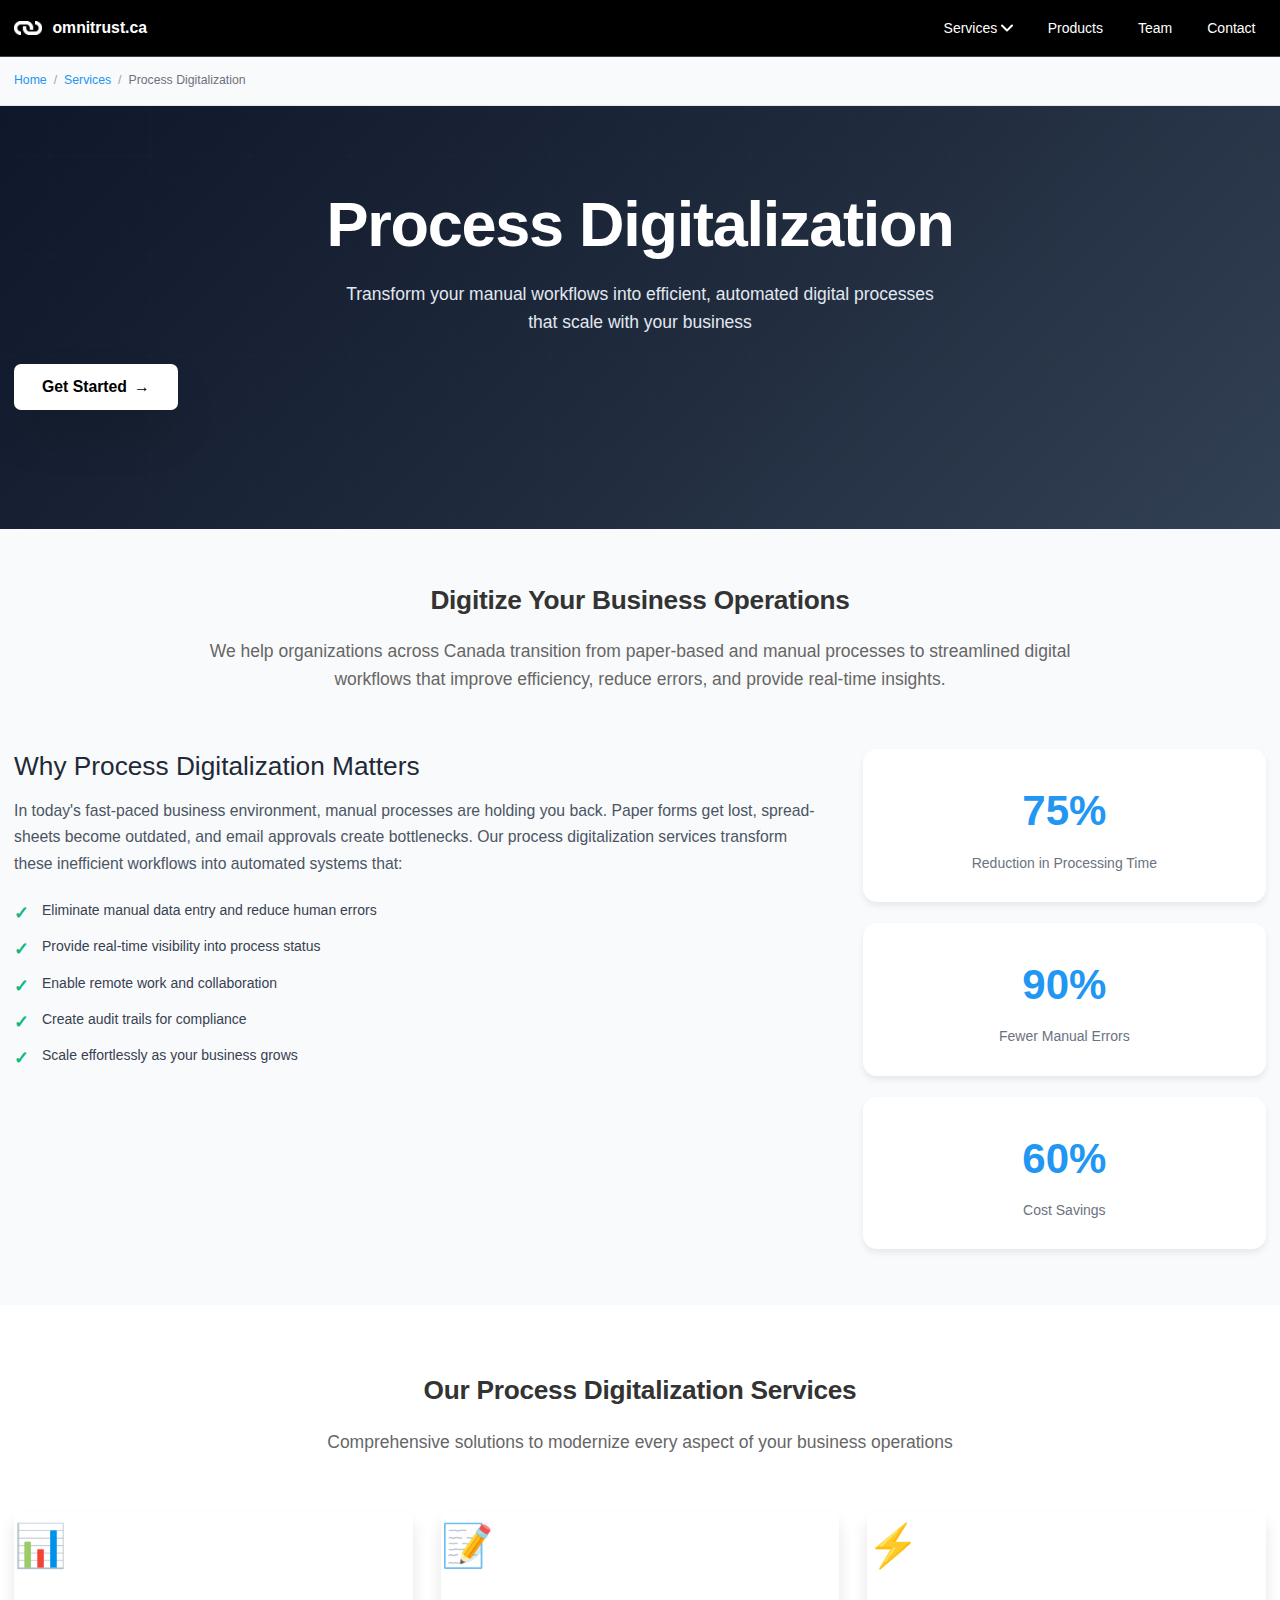
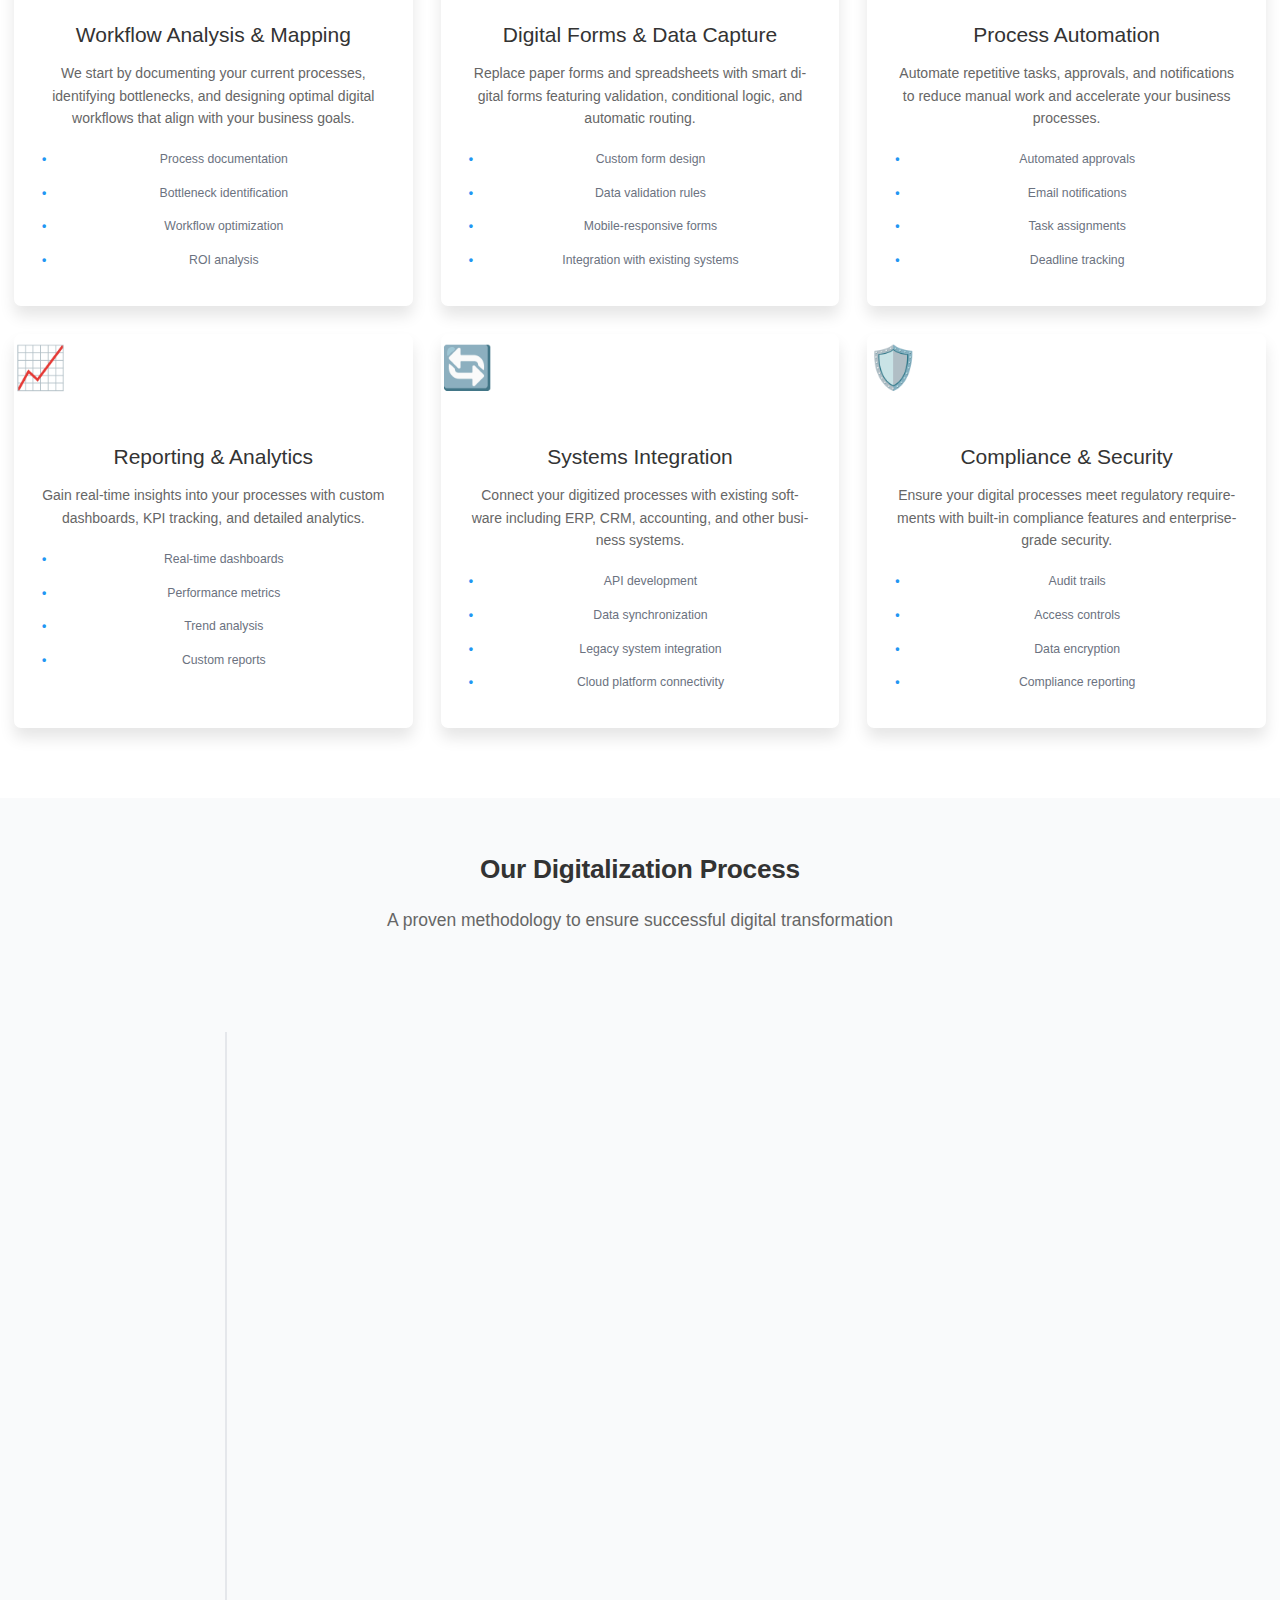
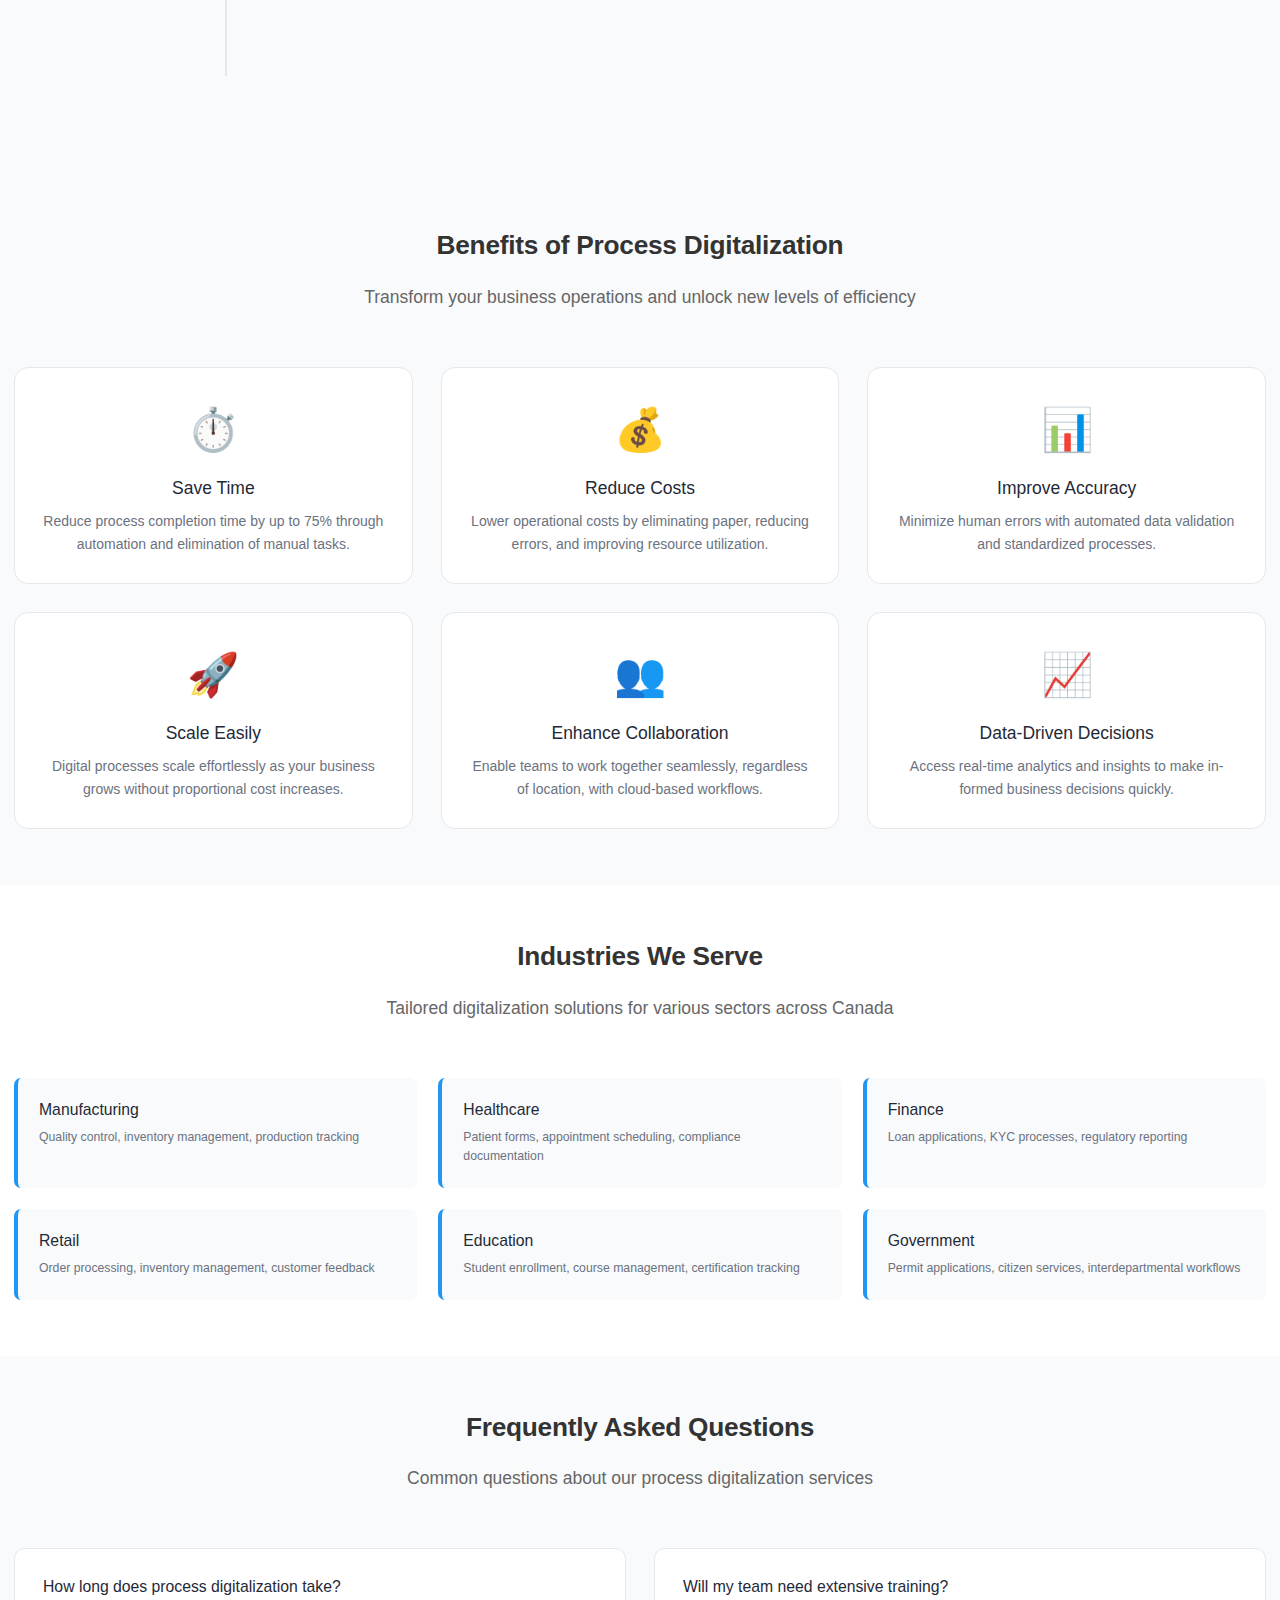
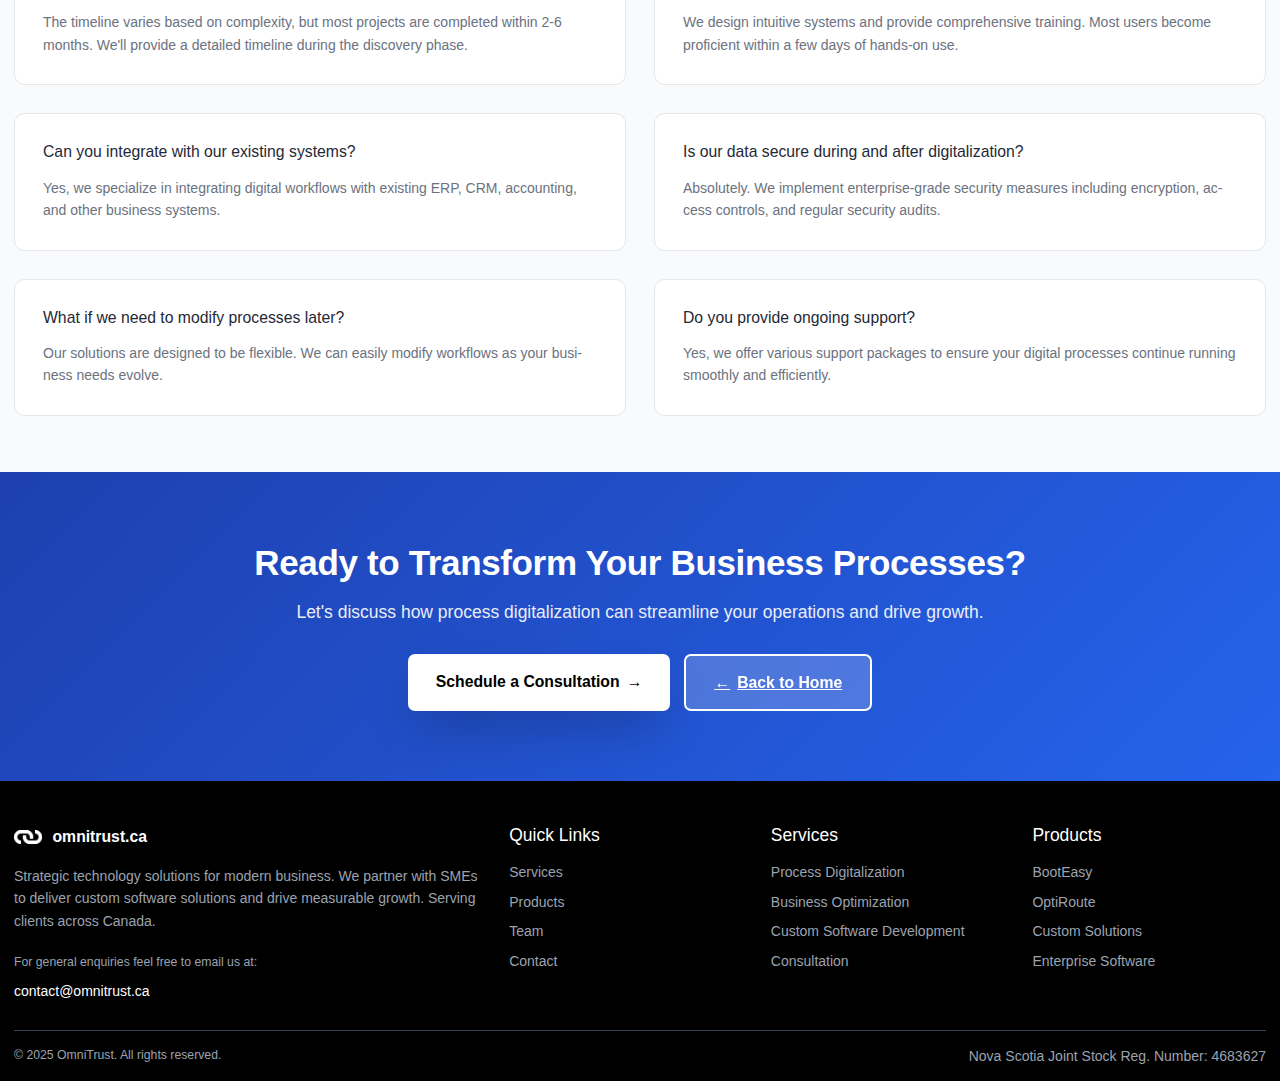
<file: services/process-digitalization.html>
<!DOCTYPE html>
<html lang="en-CA">
<head>
	<meta charset="UTF-8">
	<meta name="viewport" content="width=device-width, initial-scale=1.0">
	<title>Process Digitalization Services in Canada | OmniTrust</title>
	<link rel="stylesheet" href="../styles.css">
	<link rel="canonical" href="https://omnitrust.ca/services/process-digitalization.html">
	<meta name="description" content="Transform your manual processes into efficient digital workflows. OmniTrust provides process digitalization services across Canada to streamline operations and boost productivity.">
	<meta name="robots" content="index, follow">
	<meta property="og:title" content="Process Digitalization Services in Canada | OmniTrust">
	<meta property="og:description" content="Streamline operations by transforming manual workflows into seamless digital processes. Expert process digitalization services across Canada.">
	<meta property="og:type" content="website">
	<meta property="og:url" content="https://omnitrust.ca/services/process-digitalization.html">
	<meta property="og:image" content="https://omnitrust.ca/logo.png">
	<meta property="og:locale" content="en_CA">
	<script type="application/ld+json">
	{
	  "@context": "https://schema.org",
	  "@type": "Service",
	  "name": "Process Digitalization",
	  "provider": {"@type": "Organization", "name": "OmniTrust", "url": "https://omnitrust.ca/"},
	  "areaServed": {"@type": "Country", "name": "Canada"},
	  "serviceType": "Business Process Digitalization",
	  "description": "Transform manual processes into efficient, trackable digital workflows."
	}
	</script>
</head>
<body>
	<!-- Navbar -->
	<nav class="navbar">
		<div class="nav-container">
			<div class="nav-content">
				<!-- Logo -->
				<div class="logo">
					<a href="/">
						<img src="../images/omnitrustlogo.png" alt="OmniTrust Logo" class="logo-img">
						<span class="logo-text">omnitrust.ca</span>
					</a>
				</div>

				<!-- Desktop Navigation -->
				<div class="desktop-nav">
					<div class="nav-links">
						<div class="nav-dropdown">
							<a href="/#services" class="nav-link nav-link-dropdown">
								Services
								<svg class="dropdown-arrow" width="12" height="8" viewBox="0 0 12 8" fill="none" xmlns="http://www.w3.org/2000/svg">
									<path d="M1 1.5L6 6.5L11 1.5" stroke="currentColor" stroke-width="2" stroke-linecap="round" stroke-linejoin="round"/>
								</svg>
							</a>
							<div class="dropdown-menu">
								<a href="/services/process-digitalization.html" class="dropdown-item">
									<div class="dropdown-item-content">
										<h4>Process Digitalization</h4>
										<p>Transform manual processes into efficient digital workflows</p>
									</div>
								</a>
								<a href="/services/business-optimization.html" class="dropdown-item">
									<div class="dropdown-item-content">
										<h4>Business Optimization</h4>
										<p>Streamline operations and maximize business performance</p>
									</div>
								</a>
								<a href="/services/custom-software-development.html" class="dropdown-item">
									<div class="dropdown-item-content">
										<h4>Custom Software Development</h4>
										<p>Tailored solutions built specifically for your business needs</p>
									</div>
								</a>
							</div>
						</div>
						<a href="/#products" class="nav-link">Products</a>
						<a href="/#team" class="nav-link">Team</a>
						<a href="/#contact" class="nav-link">Contact</a>
					</div>
				</div>

				<!-- Mobile menu button -->
				<div class="mobile-menu-btn">
					<button onclick="toggleMobileMenu()" class="menu-toggle">
						<span class="hamburger" id="hamburger">☰</span>
						<span class="close-x" id="close-x" style="display: none;">✕</span>
					</button>
				</div>
			</div>
		</div>

		<!-- Mobile Navigation -->
		<div id="mobileMenu" class="mobile-nav">
			<div class="mobile-nav-content">
				<div class="mobile-nav-item">
					<a href="/#services" class="mobile-nav-link mobile-nav-link-parent" onclick="toggleMobileSubmenu(event, 'services-submenu')">
						Services
						<svg class="mobile-dropdown-arrow" width="12" height="8" viewBox="0 0 12 8" fill="none" xmlns="http://www.w3.org/2000/svg">
							<path d="M1 1.5L6 6.5L11 1.5" stroke="currentColor" stroke-width="2" stroke-linecap="round" stroke-linejoin="round"/>
						</svg>
					</a>
					<div id="services-submenu" class="mobile-submenu">
						<a href="/services/process-digitalization.html" class="mobile-submenu-link" onclick="closeMobileMenu()">Process Digitalization</a>
						<a href="/services/business-optimization.html" class="mobile-submenu-link" onclick="closeMobileMenu()">Business Optimization</a>
						<a href="/services/custom-software-development.html" class="mobile-submenu-link" onclick="closeMobileMenu()">Custom Software Development</a>
					</div>
				</div>
				<a href="/#products" class="mobile-nav-link" onclick="closeMobileMenu()">Products</a>
				<a href="/#team" class="mobile-nav-link" onclick="closeMobileMenu()">Team</a>
				<a href="/#contact" class="mobile-nav-link" onclick="closeMobileMenu()">Contact</a>
			</div>
		</div>
	</nav>

	<main>
		<!-- Breadcrumb Navigation -->
		<section class="breadcrumb">
			<div class="container">
				<nav aria-label="breadcrumb">
					<ol class="breadcrumb-list">
						<li><a href="/">Home</a></li>
						<li><a href="/#services">Services</a></li>
						<li aria-current="page">Process Digitalization</li>
					</ol>
				</nav>
			</div>
		</section>

		<!-- Hero Section -->
		<section class="service-hero">
			<div class="container">
				<div class="service-hero-content">
					<h1>Process Digitalization</h1>
					<p class="hero-subtitle">Transform your manual workflows into efficient, automated digital processes that scale with your business</p>
					<div class="hero-buttons">
						<button class="btn-primary" onclick="scrollToContact()">
							Get Started
							<span class="btn-arrow">→</span>
						</button>
					</div>
				</div>
			</div>
		</section>

		<!-- Overview Section -->
		<section class="service-overview">
			<div class="container">
				<div class="section-header">
					<h2>Digitize Your Business Operations</h2>
					<p>We help organizations across Canada transition from paper-based and manual processes to streamlined digital workflows that improve efficiency, reduce errors, and provide real-time insights.</p>
				</div>
				
				<div class="overview-content">
					<div class="overview-text">
						<h3>Why Process Digitalization Matters</h3>
						<p>In today's fast-paced business environment, manual processes are holding you back. Paper forms get lost, spreadsheets become outdated, and email approvals create bottlenecks. Our process digitalization services transform these inefficient workflows into automated systems that:</p>
						<ul class="feature-list">
							<li>Eliminate manual data entry and reduce human errors</li>
							<li>Provide real-time visibility into process status</li>
							<li>Enable remote work and collaboration</li>
							<li>Create audit trails for compliance</li>
							<li>Scale effortlessly as your business grows</li>
						</ul>
					</div>
					<div class="overview-stats">
						<div class="stat-card">
							<div class="stat-number">75%</div>
							<div class="stat-label">Reduction in Processing Time</div>
						</div>
						<div class="stat-card">
							<div class="stat-number">90%</div>
							<div class="stat-label">Fewer Manual Errors</div>
						</div>
						<div class="stat-card">
							<div class="stat-number">60%</div>
							<div class="stat-label">Cost Savings</div>
						</div>
					</div>
				</div>
			</div>
		</section>

		<!-- Services Grid -->
		<section class="services">
			<div class="container">
				<div class="section-header">
					<h2>Our Process Digitalization Services</h2>
					<p>Comprehensive solutions to modernize every aspect of your business operations</p>
				</div>
				<div class="services-grid">
					<div class="service-card">
						<div class="service-icon">📊</div>
						<div class="service-content">
							<h3>Workflow Analysis & Mapping</h3>
							<p>We start by documenting your current processes, identifying bottlenecks, and designing optimal digital workflows that align with your business goals.</p>
							<ul class="service-features">
								<li>Process documentation</li>
								<li>Bottleneck identification</li>
								<li>Workflow optimization</li>
								<li>ROI analysis</li>
							</ul>
						</div>
					</div>
					<div class="service-card">
						<div class="service-icon">📝</div>
						<div class="service-content">
							<h3>Digital Forms & Data Capture</h3>
							<p>Replace paper forms and spreadsheets with smart digital forms featuring validation, conditional logic, and automatic routing.</p>
							<ul class="service-features">
								<li>Custom form design</li>
								<li>Data validation rules</li>
								<li>Mobile-responsive forms</li>
								<li>Integration with existing systems</li>
							</ul>
						</div>
					</div>
					<div class="service-card">
						<div class="service-icon">⚡</div>
						<div class="service-content">
							<h3>Process Automation</h3>
							<p>Automate repetitive tasks, approvals, and notifications to reduce manual work and accelerate your business processes.</p>
							<ul class="service-features">
								<li>Automated approvals</li>
								<li>Email notifications</li>
								<li>Task assignments</li>
								<li>Deadline tracking</li>
							</ul>
						</div>
					</div>
					<div class="service-card">
						<div class="service-icon">📈</div>
						<div class="service-content">
							<h3>Reporting & Analytics</h3>
							<p>Gain real-time insights into your processes with custom dashboards, KPI tracking, and detailed analytics.</p>
							<ul class="service-features">
								<li>Real-time dashboards</li>
								<li>Performance metrics</li>
								<li>Trend analysis</li>
								<li>Custom reports</li>
							</ul>
						</div>
					</div>
					<div class="service-card">
						<div class="service-icon">🔄</div>
						<div class="service-content">
							<h3>Systems Integration</h3>
							<p>Connect your digitized processes with existing software including ERP, CRM, accounting, and other business systems.</p>
							<ul class="service-features">
								<li>API development</li>
								<li>Data synchronization</li>
								<li>Legacy system integration</li>
								<li>Cloud platform connectivity</li>
							</ul>
						</div>
					</div>
					<div class="service-card">
						<div class="service-icon">🛡️</div>
						<div class="service-content">
							<h3>Compliance & Security</h3>
							<p>Ensure your digital processes meet regulatory requirements with built-in compliance features and enterprise-grade security.</p>
							<ul class="service-features">
								<li>Audit trails</li>
								<li>Access controls</li>
								<li>Data encryption</li>
								<li>Compliance reporting</li>
							</ul>
						</div>
					</div>
				</div>
			</div>
		</section>

		<!-- Process Section -->
		<section class="process-section" id="digitalization-process" role="region" aria-label="Our Digitalization Process">
			<div class="container">
				<div class="section-header">
					<h2>Our Digitalization Process</h2>
					<p>A proven methodology to ensure successful digital transformation</p>
				</div>
				<div class="process-timeline" role="list">
					<div class="process-step" role="listitem" data-step="1">
						<div class="step-number" aria-label="Step 1">1</div>
						<div class="step-content">
							<h3>Discovery & Assessment</h3>
							<p>We analyze your current processes, understand your pain points, and identify opportunities for improvement.</p>
						</div>
					</div>
					<div class="process-step" role="listitem" data-step="2">
						<div class="step-number" aria-label="Step 2">2</div>
						<div class="step-content">
							<h3>Solution Design</h3>
							<p>Our team designs optimized digital workflows tailored to your specific business needs and objectives.</p>
						</div>
					</div>
					<div class="process-step" role="listitem" data-step="3">
						<div class="step-number" aria-label="Step 3">3</div>
						<div class="step-content">
							<h3>Development & Testing</h3>
							<p>We build and rigorously test your digital solutions to ensure they meet all requirements and perform flawlessly.</p>
						</div>
					</div>
					<div class="process-step" role="listitem" data-step="4">
						<div class="step-number" aria-label="Step 4">4</div>
						<div class="step-content">
							<h3>Implementation & Training</h3>
							<p>Smooth deployment with comprehensive training to ensure your team can effectively use the new digital processes.</p>
						</div>
					</div>
					<div class="process-step" role="listitem" data-step="5">
						<div class="step-number" aria-label="Step 5">5</div>
						<div class="step-content">
							<h3>Support & Optimization</h3>
							<p>Ongoing support and continuous improvement to ensure your digital processes evolve with your business.</p>
						</div>
					</div>
				</div>
			</div>
		</section>

		<!-- Benefits Section -->
		<section class="benefits-section">
			<div class="container">
				<div class="section-header">
					<h2>Benefits of Process Digitalization</h2>
					<p>Transform your business operations and unlock new levels of efficiency</p>
				</div>
				<div class="benefits-grid">
					<div class="benefit-card">
						<div class="benefit-icon">⏱️</div>
						<h3>Save Time</h3>
						<p>Reduce process completion time by up to 75% through automation and elimination of manual tasks.</p>
					</div>
					<div class="benefit-card">
						<div class="benefit-icon">💰</div>
						<h3>Reduce Costs</h3>
						<p>Lower operational costs by eliminating paper, reducing errors, and improving resource utilization.</p>
					</div>
					<div class="benefit-card">
						<div class="benefit-icon">📊</div>
						<h3>Improve Accuracy</h3>
						<p>Minimize human errors with automated data validation and standardized processes.</p>
					</div>
					<div class="benefit-card">
						<div class="benefit-icon">🚀</div>
						<h3>Scale Easily</h3>
						<p>Digital processes scale effortlessly as your business grows without proportional cost increases.</p>
					</div>
					<div class="benefit-card">
						<div class="benefit-icon">👥</div>
						<h3>Enhance Collaboration</h3>
						<p>Enable teams to work together seamlessly, regardless of location, with cloud-based workflows.</p>
					</div>
					<div class="benefit-card">
						<div class="benefit-icon">📈</div>
						<h3>Data-Driven Decisions</h3>
						<p>Access real-time analytics and insights to make informed business decisions quickly.</p>
					</div>
				</div>
			</div>
		</section>

		<!-- Industries Section -->
		<section class="industries-section">
			<div class="container">
				<div class="section-header">
					<h2>Industries We Serve</h2>
					<p>Tailored digitalization solutions for various sectors across Canada</p>
				</div>
				<div class="industries-list">
					<div class="industry-item">
						<h4>Manufacturing</h4>
						<p>Quality control, inventory management, production tracking</p>
					</div>
					<div class="industry-item">
						<h4>Healthcare</h4>
						<p>Patient forms, appointment scheduling, compliance documentation</p>
					</div>
					<div class="industry-item">
						<h4>Finance</h4>
						<p>Loan applications, KYC processes, regulatory reporting</p>
					</div>
					<div class="industry-item">
						<h4>Retail</h4>
						<p>Order processing, inventory management, customer feedback</p>
					</div>
					<div class="industry-item">
						<h4>Education</h4>
						<p>Student enrollment, course management, certification tracking</p>
					</div>
					<div class="industry-item">
						<h4>Government</h4>
						<p>Permit applications, citizen services, interdepartmental workflows</p>
					</div>
				</div>
			</div>
		</section>

		<!-- FAQ Section -->
		<section class="faq-section">
			<div class="container">
				<div class="section-header">
					<h2>Frequently Asked Questions</h2>
					<p>Common questions about our process digitalization services</p>
				</div>
				<div class="faq-grid">
					<div class="faq-item">
						<h3>How long does process digitalization take?</h3>
						<p>The timeline varies based on complexity, but most projects are completed within 2-6 months. We'll provide a detailed timeline during the discovery phase.</p>
					</div>
					<div class="faq-item">
						<h3>Will my team need extensive training?</h3>
						<p>We design intuitive systems and provide comprehensive training. Most users become proficient within a few days of hands-on use.</p>
					</div>
					<div class="faq-item">
						<h3>Can you integrate with our existing systems?</h3>
						<p>Yes, we specialize in integrating digital workflows with existing ERP, CRM, accounting, and other business systems.</p>
					</div>
					<div class="faq-item">
						<h3>Is our data secure during and after digitalization?</h3>
						<p>Absolutely. We implement enterprise-grade security measures including encryption, access controls, and regular security audits.</p>
					</div>
					<div class="faq-item">
						<h3>What if we need to modify processes later?</h3>
						<p>Our solutions are designed to be flexible. We can easily modify workflows as your business needs evolve.</p>
					</div>
					<div class="faq-item">
						<h3>Do you provide ongoing support?</h3>
						<p>Yes, we offer various support packages to ensure your digital processes continue running smoothly and efficiently.</p>
					</div>
				</div>
			</div>
		</section>

		<!-- CTA Section -->
		<section class="cta-section">
			<div class="container">
				<div class="cta-content">
					<h2>Ready to Transform Your Business Processes?</h2>
					<p>Let's discuss how process digitalization can streamline your operations and drive growth.</p>
					<div class="cta-buttons">
						<button class="btn-primary" onclick="scrollToContact()">
							Schedule a Consultation
							<span class="btn-arrow">→</span>
						</button>
						<a href="/" class="btn-secondary">
							<span class="btn-icon">←</span>
							Back to Home
						</a>
					</div>
				</div>
			</div>
		</section>

		<div id="toast" class="toast"></div>
	</main>

	<!-- Footer -->
	<footer class="footer">
		<div class="container">
			<div class="footer-content">
				<!-- Logo and Description -->
				<div class="footer-section">
					<div class="footer-logo">
						<img src="../images/omnitrustlogo.png" alt="OmniTrust Logo" class="footer-logo-img" loading="lazy" decoding="async">
						<span class="footer-logo-text">omnitrust.ca</span>
					</div>
					<p class="footer-description">
						Strategic technology solutions for modern business. We partner with SMEs to deliver custom software solutions and drive measurable growth. Serving clients across Canada.
					</p>
					<div class="footer-contact">
						<p>For general enquiries feel free to email us at:</p>
						<a href="mailto:contact@omnitrust.ca">contact@omnitrust.ca</a>
					</div>
				</div>

				<!-- Quick Links -->
				<div class="footer-section">
					<h4>Quick Links</h4>
					<ul class="footer-links">
						<li><a href="/#services">Services</a></li>
						<li><a href="/#products">Products</a></li>
						<li><a href="/#team">Team</a></li>
						<li><a href="/#contact">Contact</a></li>
					</ul>
				</div>

				<!-- Services -->
				<div class="footer-section">
					<h4>Services</h4>
					<ul class="footer-links">
						<li><a href="/services/process-digitalization.html">Process Digitalization</a></li>
						<li><a href="/services/business-optimization.html">Business Optimization</a></li>
						<li><a href="/services/custom-software-development.html">Custom Software Development</a></li>
						<li><a href="#" onclick="openConsultationModal(); return false;">Consultation</a></li>
					</ul>
				</div>

				<!-- Products -->
				<div class="footer-section">
					<h4>Products</h4>
					<ul class="footer-links">
						<li><a href="/#products">BootEasy</a></li>
						<li><a href="/#products">OptiRoute</a></li>
						<li><a href="/#contact">Custom Solutions</a></li>
						<li><a href="/#contact">Enterprise Software</a></li>
					</ul>
				</div>
			</div>

			<!-- Footer Bottom -->
			<div class="footer-bottom">
				<div class="footer-bottom-content">
					<p>&copy; 2025 OmniTrust. All rights reserved.</p>
					<div class="footer-registration">
						<img src="https://upload.wikimedia.org/wikipedia/commons/c/c0/Flag_of_Nova_Scotia.svg" alt="Nova Scotia Flag" class="flag-icon" loading="lazy" decoding="async">
						<span>Nova Scotia Joint Stock Reg. Number: 4683627</span>
					</div>
				</div>
			</div>
		</div>
	</footer>

	<!-- Consultation Modal -->
	<div id="consultationModal" class="modal-overlay">
		<div class="modal-backdrop" onclick="closeConsultationModal()"></div>
		<div class="modal-container">
			<button class="modal-close" onclick="closeConsultationModal()">
				<span>✕</span>
			</button>
			<div class="modal-content">
				<div class="modal-header">
					<h2>Request a Consultation</h2>
					<p>Let's discuss how we can transform your business with our technology solutions</p>
				</div>
				<form id="consultationForm" class="consultation-form">
					<div class="form-group">
						<input
							type="text"
							name="name"
							placeholder="Your Full Name"
							required
							class="form-input"
						>
					</div>
					
					<div class="form-group">
						<input
							type="email"
							name="email"
							placeholder="Your Email Address"
							required
							class="form-input"
						>
					</div>
					
					<div class="form-group">
						<input
							type="tel"
							name="phone"
							placeholder="Phone Number (Optional)"
							class="form-input"
						>
					</div>
					
					<div class="form-group">
						<select name="service" class="form-input" required>
							<option value="">Select Service of Interest</option>
							<option value="process-digitalization" selected>Process Digitalization</option>
							<option value="business-optimization">Business Optimization</option>
							<option value="custom-software">Custom Software Development</option>
							<option value="general">General Consultation</option>
						</select>
					</div>
					
					<div class="form-group">
						<textarea
							name="message"
							placeholder="Tell us about your project or challenge"
							required
							rows="4"
							class="form-textarea"
						></textarea>
					</div>
					
					<button type="submit" class="form-submit-btn" id="consultationSubmitBtn">
						<span id="consultationSubmitText">Request Consultation</span>
						<span id="consultationSubmitIcon">📅</span>
					</button>
				</form>
			</div>
		</div>
	</div>

	<!-- Toast notification -->
	<div id="toast" class="toast"></div>

	<script src="../services-modal.js"></script>
	<script src="../process-section-loader.js"></script>
</body>
</html>
</file>
<file: styles.css>
/* Global Reset and Base Styles */
* {
    margin: 0;
    padding: 0;
    box-sizing: border-box;
}

html {
    scroll-behavior: smooth;
    font-size: 14px;
    overflow-x: hidden;
}

body {
    font-family: -apple-system, BlinkMacSystemFont, 'Segoe UI', Roboto, sans-serif;
    line-height: 1.6;
    color: #333;
    background-color: #ffffff;
    overflow-x: hidden;
    position: relative;
    width: 100%;
}

/* Prevent horizontal scroll on all sections */
section {
    overflow-x: hidden;
    position: relative;
    width: 100%;
    max-width: 100vw;
}

main {
    overflow-x: hidden;
    width: 100%;
    max-width: 100vw;
}

/* Typography */
h1 {
    font-size: 2.25rem;
    font-weight: 700;
    line-height: 1.1;
    letter-spacing: -0.02em;
}

h2 {
    font-size: 1.875rem;
    font-weight: 600;
    line-height: 1.2;
    letter-spacing: -0.01em;
}

h3 {
    font-size: 1.5rem;
    font-weight: 500;
    line-height: 1.3;
}

h4 {
    font-size: 1.25rem;
    font-weight: 500;
    line-height: 1.4;
}

p {
    font-size: 1rem;
    font-weight: 400;
    line-height: 1.6;
}

/* Utility Classes */
.container {
    max-width: 1280px;
    margin: 0 auto;
    padding: 0 1rem;
}

.section-header {
    text-align: center;
    margin-bottom: 4rem;
}

.section-header h2 {
    margin-bottom: 1.5rem;
}

.section-header p {
    font-size: 1.25rem;
    color: #666;
    max-width: 64rem;
    margin: 0 auto;
}

/* Navbar */
.navbar {
    background-color: #000;
    border-bottom: 1px solid #374151;
    position: sticky;
    top: 0;
    z-index: 50;
}

.nav-container {
    max-width: 1280px;
    margin: 0 auto;
    padding: 0 1rem;
}

.nav-content {
    display: flex;
    justify-content: space-between;
    align-items: center;
    height: 4rem;
}

.logo-img {
    height: 2rem;
    width: auto;
}

.logo {
    display: flex;
    align-items: center;
    gap: 0.75rem;
}

.logo a {
    display: flex;
    align-items: center;
    gap: 0.75rem;
    text-decoration: none;
}

.logo-text {
    color: white;
    font-size: 1.125rem;
    font-weight: 600;
    white-space: nowrap;
}

.desktop-nav {
    display: none;
}

.nav-links {
    display: flex;
    align-items: center;
    gap: 1rem;
}

.nav-link {
    color: white;
    text-decoration: none;
    padding: 0.5rem 0.75rem;
    border-radius: 0.375rem;
    transition: color 0.2s;
}

.nav-link:hover {
    color: #d1d5db;
}

/* Dropdown Styles */
.nav-dropdown {
    position: relative;
}

.nav-link-dropdown {
    display: flex;
    align-items: center;
    gap: 0.25rem;
}

.dropdown-arrow {
    transition: transform 0.3s ease;
}

.nav-dropdown:hover .dropdown-arrow {
    transform: rotate(180deg);
}

.dropdown-menu {
    position: absolute;
    top: calc(100% + 0.5rem);
    left: 50%;
    transform: translateX(-50%);
    background: rgba(255, 255, 255, 0.98);
    backdrop-filter: blur(20px);
    border: 1px solid rgba(0, 0, 0, 0.05);
    border-radius: 0.75rem;
    box-shadow: 0 10px 40px rgba(0, 0, 0, 0.1),
                0 2px 10px rgba(0, 0, 0, 0.05);
    padding: 0.5rem;
    min-width: min(280px, 90vw);
    opacity: 0;
    visibility: hidden;
    transform: translateX(-50%) translateY(-10px);
    transition: all 0.3s cubic-bezier(0.4, 0, 0.2, 1);
    z-index: 1000;
}

.nav-dropdown:hover .dropdown-menu {
    opacity: 1;
    visibility: visible;
    transform: translateX(-50%) translateY(0);
}

.dropdown-menu::before {
    content: '';
    position: absolute;
    top: -6px;
    left: 50%;
    transform: translateX(-50%);
    width: 12px;
    height: 12px;
    background: rgba(255, 255, 255, 0.98);
    border-left: 1px solid rgba(0, 0, 0, 0.05);
    border-top: 1px solid rgba(0, 0, 0, 0.05);
    transform: translateX(-50%) rotate(45deg);
}

.dropdown-item {
    display: block;
    padding: 0.75rem 1rem;
    margin: 0.25rem 0;
    color: #111827;
    text-decoration: none;
    border-radius: 0.5rem;
    transition: all 0.2s ease;
}

.dropdown-item:hover {
    background: rgba(99, 102, 241, 0.08);
    transform: translateX(4px);
}

.dropdown-item-content h4 {
    margin: 0 0 0.25rem 0;
    font-size: 0.95rem;
    font-weight: 600;
    color: #111827;
}

.dropdown-item-content p {
    margin: 0;
    font-size: 0.85rem;
    color: #6b7280;
    line-height: 1.4;
}

.get-started-btn {
    margin-left: 1rem;
    background-color: white;
    color: black;
    border: none;
    padding: 0.5rem 1rem;
    border-radius: 0.375rem;
    font-weight: 500;
    cursor: pointer;
    transition: background-color 0.2s;
}

.get-started-btn:hover {
    background-color: #f3f4f6;
}

.mobile-menu-btn {
    display: block;
}

.menu-toggle {
    color: white;
    background: none;
    border: none;
    font-size: 1.5rem;
    cursor: pointer;
    padding: 0.5rem;
}

.mobile-nav {
    display: none;
    background-color: #000;
    border-top: 1px solid #374151;
    max-width: 100vw;
    overflow-x: hidden;
}

.mobile-nav.active {
    display: block;
}

.mobile-nav-content {
    padding: 0.5rem;
}

.mobile-nav-link {
    display: block;
    color: white;
    text-decoration: none;
    padding: 0.75rem;
    border-radius: 0.375rem;
    transition: color 0.2s;
}

.mobile-nav-link:hover {
    color: #d1d5db;
}

/* Mobile Dropdown Styles */
.mobile-nav-item {
    width: 100%;
}

.mobile-nav-link-parent {
    display: flex;
    justify-content: space-between;
    align-items: center;
    width: 100%;
}

.mobile-dropdown-arrow {
    transition: transform 0.3s ease;
    margin-left: auto;
}

.mobile-dropdown-arrow.active {
    transform: rotate(180deg);
}

.mobile-submenu {
    max-height: 0;
    overflow: hidden;
    transition: max-height 0.3s ease-out;
    background: rgba(255, 255, 255, 0.05);
    border-radius: 0.5rem;
    margin: 0.5rem 0;
}

.mobile-submenu.active {
    max-height: 300px;
}

.mobile-submenu-link {
    display: block;
    color: rgba(255, 255, 255, 0.9);
    text-decoration: none;
    padding: 0.75rem 1.5rem;
    font-size: 0.95rem;
    transition: all 0.2s;
    border-left: 3px solid transparent;
}

.mobile-submenu-link:hover {
    background: rgba(255, 255, 255, 0.1);
    border-left-color: #6366f1;
    padding-left: 2rem;
}

.mobile-get-started-btn {
    margin: 1rem 0.75rem;
    background-color: white;
    color: black;
    border: none;
    padding: 0.5rem 1rem;
    border-radius: 0.375rem;
    font-weight: 500;
    cursor: pointer;
    width: calc(100% - 1.5rem);
}

@media (min-width: 768px) {
    .desktop-nav {
        display: block;
    }
    
    .mobile-menu-btn {
        display: none;
    }
}

/* Hero Section */
.hero {
    position: relative;
    min-height: 90vh;
    display: flex;
    align-items: center;
    background: linear-gradient(to bottom right, #000, #111827, #374151);
    color: white;
    overflow: hidden;
}

.hero-background {
    position: absolute;
    inset: 0;
    overflow: hidden;
    max-width: 100vw;
}

.gradient-overlay {
    position: absolute;
    inset: 0;
    background: linear-gradient(to right, rgba(0,0,0,0.5), transparent);
    z-index: 10;
}

.geometric-pattern {
    position: absolute;
    inset: 0;
    opacity: 0.05;
    background-image: url("data:image/svg+xml,%3Csvg width='60' height='60' viewBox='0 0 60 60' xmlns='http://www.w3.org/2000/svg'%3E%3Cg fill='none' fill-rule='evenodd'%3E%3Cg fill='%23ffffff' fill-opacity='0.1'%3E%3Ccircle cx='30' cy='30' r='2'/%3E%3C/g%3E%3C/g%3E%3C/svg%3E");
    background-repeat: repeat;
}

.animated-bg-1 {
    position: absolute;
    top: 5rem;
    right: 2rem;
    width: min(24rem, 50vw);
    height: min(24rem, 50vw);
    background: rgba(255,255,255,0.05);
    border-radius: 50%;
    filter: blur(48px);
    animation: pulse 2s infinite;
}

.animated-bg-2 {
    position: absolute;
    bottom: 5rem;
    left: 2rem;
    width: min(16rem, 40vw);
    height: min(16rem, 40vw);
    background: rgba(59,130,246,0.1);
    border-radius: 50%;
    filter: blur(32px);
    animation: pulse 2s infinite 1s;
}

.hero-content {
    position: relative;
    z-index: 20;
    max-width: 1280px;
    margin: 0 auto;
    padding: 5rem 1rem;
}

.hero-text {
    max-width: 64rem;
}

.hero-heading {
    margin-bottom: 2rem;
}

.hero-heading h1 {
    font-size: clamp(2.5rem, 6vw, 6rem);
    line-height: 1.1;
    margin-bottom: 1.5rem;
}

.heading-line {
    display: block;
}

.heading-bold {
    color: white;
    font-weight: 700;
}

.heading-light {
    color: #d1d5db;
    font-weight: 300;
}

.heading-subtitle {
    display: block;
    font-size: clamp(0.875rem, 2vw, 1.125rem);
    font-weight: 400;
    color: #9ca3af;
    margin-top: 1rem;
    letter-spacing: 0.1em;
}

.hero-subtitle {
    margin-bottom: 3rem;
}

.hero-subtitle p {
    font-size: clamp(1.125rem, 3vw, 2rem);
    color: #d1d5db;
    line-height: 1.6;
    max-width: 48rem;
}

.highlight {
    color: white;
    font-weight: 500;
}

.hero-buttons {
    display: flex;
    flex-direction: column;
    gap: 1rem;
    margin-bottom: 4rem;
}

.btn-primary {
    background-color: white;
    color: black;
    border: none;
    padding: 1rem 2rem;
    font-size: 1.125rem;
    font-weight: 600;
    border-radius: 0.5rem;
    cursor: pointer;
    display: flex;
    align-items: center;
    justify-content: center;
    gap: 0.5rem;
    transition: all 0.3s;
    box-shadow: 0 25px 50px -12px rgba(0,0,0,0.25);
}

.btn-primary:hover {
    background-color: #f3f4f6;
    transform: scale(1.05);
}

.btn-arrow {
    transition: transform 0.3s;
}

.btn-primary:hover .btn-arrow {
    transform: translateX(0.25rem);
}

.btn-secondary {
    border: 2px solid rgba(255,255,255,0.3);
    background: rgba(255,255,255,0.1);
    backdrop-filter: blur(8px);
    color: white;
    padding: 1rem 2rem;
    font-size: 1.125rem;
    font-weight: 600;
    border-radius: 0.5rem;
    cursor: pointer;
    display: flex;
    align-items: center;
    justify-content: center;
    gap: 0.5rem;
    transition: all 0.3s;
}

.btn-secondary:hover {
    background: white;
    color: black;
    border-color: white;
    transform: scale(1.05);
}

.btn-icon {
    transition: transform 0.3s;
}

.btn-secondary:hover .btn-icon {
    transform: rotate(12deg);
}

.trust-indicators {
    padding-top: 2rem;
    border-top: 1px solid rgba(255,255,255,0.1);
    display: flex;
    flex-wrap: wrap;
    gap: 2rem;
    font-size: 0.875rem;
    color: #9ca3af;
}

.trust-item {
    display: flex;
    align-items: center;
    gap: 0.5rem;
}

.trust-dot {
    width: 0.5rem;
    height: 0.5rem;
    border-radius: 50%;
    animation: pulse 2s infinite;
}

.trust-dot.red {
    background-color: #ef4444;
}

.trust-dot.blue {
    background-color: #3b82f6;
}

.trust-dot.purple {
    background-color: #8b5cf6;
}

.scroll-indicator {
    position: absolute;
    bottom: 2rem;
    left: 50%;
    transform: translateX(-50%);
    z-index: 20;
}

.scroll-arrow {
    color: rgba(255,255,255,0.6);
    font-size: 1.5rem;
    animation: bounce 2s infinite;
}

@media (min-width: 640px) {
    .hero-buttons {
        flex-direction: row;
        gap: 1.5rem;
    }
}

/* Technologies Section */
.technologies {
    padding: 4rem 0;
    background-color: #f9fafb;
    overflow: hidden;
}

.tech-carousel {
    position: relative;
}

.tech-track {
    display: flex;
    animation: techScroll 60s linear infinite;
}

.tech-track:hover {
    animation-play-state: paused;
}

.tech-item {
    flex-shrink: 0;
    margin: 0 2rem;
    display: flex;
    align-items: center;
    justify-content: center;
    width: 6rem;
    height: 6rem;
    background: white;
    border-radius: 0.5rem;
    box-shadow: 0 1px 3px rgba(0,0,0,0.1);
    transition: all 0.2s;
}

.tech-item:hover {
    box-shadow: 0 4px 6px rgba(0,0,0,0.1);
}

.tech-item img {
    width: 3rem;
    height: 3rem;
    object-fit: contain;
    transition: transform 0.3s;
}

.tech-item:hover img {
    transform: scale(1.1);
}

@keyframes techScroll {
    0% {
        transform: translateX(0);
    }
    100% {
        transform: translateX(-50%);
    }
}

/* Services Section */
.services {
    padding: 5rem 0;
    background-color: white;
}

.services-grid {
    display: grid;
    gap: 2rem;
}

.service-card {
    background: white;
    border-radius: 0.5rem;
    box-shadow: 0 10px 15px rgba(0,0,0,0.1);
    transition: all 0.3s;
}

.service-card:hover {
    box-shadow: 0 20px 25px rgba(0,0,0,0.15);
}

.service-content {
    padding: 2rem;
    text-align: center;
}

.service-icon {
    margin-bottom: 1.5rem;
}

.icon-container {
    display: inline-flex;
    align-items: center;
    justify-content: center;
    width: 4rem;
    height: 4rem;
    background-color: black;
    color: white;
    border-radius: 50%;
    font-size: 1.5rem;
}

.service-content h3 {
    margin-bottom: 1rem;
}

.service-content p {
    color: #666;
    line-height: 1.6;
}

@media (min-width: 768px) {
    .services-grid {
        grid-template-columns: repeat(3, 1fr);
    }
}

/* Products Section */
.products {
    padding: 5rem 0;
    background-color: #f9fafb;
}

.products-grid {
    display: grid;
    gap: 2rem;
    max-width: 64rem;
    margin: 0 auto;
}

.product-card {
    background: white;
    border-radius: 0.5rem;
    box-shadow: 0 10px 15px rgba(0,0,0,0.1);
    transition: all 0.3s;
}

.product-card:hover {
    box-shadow: 0 20px 25px rgba(0,0,0,0.15);
    transform: translateY(-4px);
}

.product-content {
    padding: 2rem;
    display: flex;
    align-items: flex-start;
    gap: 1rem;
}

.product-image {
    flex-shrink: 0;
    width: 4rem;
    height: 4rem;
    background: white;
    border-radius: 0.5rem;
    box-shadow: 0 1px 3px rgba(0,0,0,0.1);
    border: 1px solid #e5e7eb;
    display: flex;
    align-items: center;
    justify-content: center;
}

.product-img {
    width: 3rem;
    height: 3rem;
    object-fit: contain;
}

.product-info {
    flex: 1;
}

.product-header {
    display: flex;
    align-items: center;
    gap: 0.75rem;
    margin-bottom: 0.75rem;
}

.product-category {
    background-color: #f3f4f6;
    color: #374151;
    padding: 0.25rem 0.5rem;
    border-radius: 0.25rem;
    font-size: 0.75rem;
    font-weight: 500;
}

.product-info p {
    color: #666;
    line-height: 1.6;
}

@media (min-width: 768px) {
    .products-grid {
        grid-template-columns: repeat(2, 1fr);
    }
}

/* Team Section */
.team {
    padding: 5rem 0;
    background-color: white;
}

.team-grid {
    display: grid;
    gap: 2rem;
}

.team-card {
    background: white;
    border-radius: 0.5rem;
    box-shadow: 0 10px 15px rgba(0,0,0,0.1);
    transition: all 0.3s;
}

.team-card:hover {
    box-shadow: 0 20px 25px rgba(0,0,0,0.15);
}

.team-content {
    padding: 1.5rem;
    text-align: center;
}

.team-avatar {
    margin-bottom: 1rem;
}

.team-avatar img {
    width: 6rem;
    height: 6rem;
    border-radius: 50%;
    margin: 0 auto;
    object-fit: cover;
}

.team-content h3 {
    margin-bottom: 0.25rem;
}

.team-role {
    font-size: 0.875rem;
    color: #6b7280;
    margin-bottom: 0.75rem;
}

.team-description {
    color: #666;
    font-size: 0.875rem;
    line-height: 1.6;
}

.registration-info {
    margin-top: 4rem;
    text-align: center;
}

.registration-content {
    display: inline-flex;
    align-items: center;
    gap: 0.5rem;
    font-size: 0.875rem;
    color: #666;
}

.flag-icon {
    width: 1.5rem;
    height: 1rem;
    object-fit: cover;
    border-radius: 0.125rem;
}

.footer-registration {
    display: inline-flex;
    align-items: center;
    gap: 0.5rem;
    color: #9ca3af;
}

@media (min-width: 768px) {
    .team-grid {
        grid-template-columns: repeat(2, 1fr);
    }
}

@media (min-width: 1024px) {
    .team-grid {
        grid-template-columns: repeat(4, 1fr);
    }
}

/* Testimonials Section */
.testimonials {
    padding: 5rem 0;
    background-color: #fff;
}

.testimonials-carousel {
    max-width: 48rem;
    margin: 0 auto;
    position: relative;
}

.testimonials-track {
    position: relative;
    min-height: 20rem;
}

.testimonial-card {
    position: absolute;
    top: 0;
    left: 0;
    width: 100%;
    opacity: 0;
    transform: translateX(100px);
    transition: all 0.5s ease-in-out;
    pointer-events: none;
}

.testimonial-card.active {
    opacity: 1;
    transform: translateX(0);
    pointer-events: auto;
}

.testimonial-content {
    background: white;
    border-radius: 1rem;
    padding: 3rem;
    box-shadow: 0 10px 30px rgba(0,0,0,0.1);
    border: 1px solid #e5e7eb;
    text-align: center;
}

.quote-icon {
    font-size: 4rem;
    line-height: 1;
    color: #000;
    font-family: Georgia, serif;
    margin-bottom: 1rem;
    opacity: 0.2;
}

.testimonial-text {
    font-size: 1.125rem;
    line-height: 1.8;
    color: #4b5563;
    margin-bottom: 2rem;
    font-style: italic;
}

.testimonial-author h4 {
    font-size: 1.125rem;
    font-weight: 600;
    color: #111827;
    margin-bottom: 0.25rem;
}

.testimonial-author p {
    font-size: 0.875rem;
    color: #6b7280;
}

.testimonial-indicators {
    display: flex;
    justify-content: center;
    gap: 0.5rem;
    margin-top: 2rem;
}

.indicator {
    width: 0.5rem;
    height: 0.5rem;
    border-radius: 50%;
    border: none;
    background-color: #e5e7eb;
    cursor: pointer;
    transition: all 0.3s;
    padding: 0;
}

.indicator.active {
    width: 2rem;
    border-radius: 0.25rem;
    background-color: #000;
}

.indicator:hover {
    background-color: #9ca3af;
}

@media (max-width: 768px) {
    .testimonial-content {
        padding: 2rem;
    }
    
    .quote-icon {
        font-size: 3rem;
    }
    
    .testimonial-text {
        font-size: 1rem;
    }
}

/* Contact Section */
.contact {
    padding: 5rem 0;
    background-color: #f9fafb;
}

.contact-email {
    display: inline-flex;
    align-items: center;
    gap: 0.5rem;
    color: #666;
    margin-top: 1rem;
}

.contact-email a {
    color: black;
    text-decoration: none;
}

.contact-email a:hover {
    text-decoration: underline;
}

/* Contact Content Layout */
.contact-content {
    display: grid;
    grid-template-columns: 1fr 1fr;
    gap: 4rem;
    max-width: 1200px;
    margin: 3rem auto 0;
}

.contact-form-wrapper {
    background: white;
    padding: 2.5rem;
    border-radius: 12px;
    box-shadow: 0 4px 6px rgba(0, 0, 0, 0.1);
}

.contact-form {
    display: flex;
    flex-direction: column;
    gap: 1.5rem;
}

.contact-form .form-row {
    display: grid;
    grid-template-columns: 1fr 1fr;
    gap: 1.5rem;
}

.contact-form label {
    display: block;
    margin-bottom: 0.5rem;
    font-weight: 500;
    color: #374151;
}

/* Contact Info Section */
.contact-info {
    display: flex;
    flex-direction: column;
    gap: 2rem;
}

.contact-info h3 {
    font-size: 1.5rem;
    margin-bottom: 0.5rem;
    color: #1f2937;
}

.contact-info-item {
    display: flex;
    gap: 1rem;
    align-items: flex-start;
}

.contact-info-icon {
    font-size: 1.5rem;
    line-height: 1;
    padding: 0.5rem;
    background: #f3f4f6;
    border-radius: 8px;
    flex-shrink: 0;
}

.contact-info-item h4 {
    font-size: 1rem;
    font-weight: 600;
    margin-bottom: 0.25rem;
    color: #374151;
}

.contact-info-item p {
    color: #6b7280;
    margin: 0;
}

.contact-info-item a {
    color: #0066cc;
    text-decoration: none;
}

.contact-info-item a:hover {
    text-decoration: underline;
}

.contact-cta {
    margin-top: 2rem;
    padding: 1.5rem;
    background: #f3f4f6;
    border-radius: 8px;
    text-align: center;
}

.contact-cta p {
    margin-bottom: 1rem;
    color: #374151;
}

/* Responsive Contact Layout */
@media (max-width: 768px) {
    .contact-content {
        grid-template-columns: 1fr;
        gap: 2rem;
    }
    
    .contact-form .form-row {
        grid-template-columns: 1fr;
    }
    
    .contact-form-wrapper {
        padding: 1.5rem;
    }
}

.contact-form-container {
    max-width: 32rem;
    margin: 0 auto;
}

.contact-card {
    background: white;
    border-radius: 0.5rem;
    box-shadow: 0 10px 15px rgba(0,0,0,0.1);
}

.contact-card-header {
    text-align: center;
    padding: 2rem 2rem 0;
}

.contact-card-content {
    padding: 2rem;
}

.contact-form {
    display: flex;
    flex-direction: column;
    gap: 1.5rem;
}

.form-group {
    display: flex;
    flex-direction: column;
}

.form-input {
    height: 3rem;
    padding: 0.75rem 1rem;
    border: 1px solid #d1d5db;
    border-radius: 0.375rem;
    font-size: 1rem;
    transition: border-color 0.2s;
}

.form-input:focus {
    outline: none;
    border-color: #374151;
}

.form-textarea {
    padding: 0.75rem 1rem;
    border: 1px solid #d1d5db;
    border-radius: 0.375rem;
    font-size: 1rem;
    resize: none;
    font-family: inherit;
    transition: border-color 0.2s;
}

.form-textarea:focus {
    outline: none;
    border-color: #374151;
}

.form-submit-btn {
    width: 100%;
    background-color: black;
    color: white;
    border: none;
    padding: 1rem;
    font-size: 1.125rem;
    font-weight: 600;
    border-radius: 0.375rem;
    cursor: pointer;
    display: flex;
    align-items: center;
    justify-content: center;
    gap: 0.5rem;
    transition: background-color 0.2s;
}

.form-submit-btn:hover {
    background-color: #374151;
}

.form-submit-btn:disabled {
    opacity: 0.5;
    cursor: not-allowed;
}

/* Toast notification styling */
.toast {
    position: fixed;
    bottom: 2rem;
    right: 2rem;
    background: #10b981;
    color: white;
    padding: 1rem 1.5rem;
    border-radius: 0.5rem;
    box-shadow: 0 10px 25px rgba(0,0,0,0.2);
    transform: translateY(100px);
    opacity: 0;
    transition: all 0.3s ease;
    z-index: 1000;
}

.toast.show {
    transform: translateY(0);
    opacity: 1;
}

/* Modal Overlay Styles */
.modal-overlay {
    position: fixed;
    top: 0;
    left: 0;
    width: 100%;
    height: 100%;
    z-index: 2000;
    display: none;
    animation: fadeIn 0.3s ease;
}

.modal-overlay.active {
    display: flex;
    align-items: center;
    justify-content: center;
}

.modal-backdrop {
    position: absolute;
    top: 0;
    left: 0;
    width: 100%;
    height: 100%;
    background: rgba(0, 0, 0, 0.5);
    backdrop-filter: blur(8px);
    -webkit-backdrop-filter: blur(8px);
    cursor: pointer;
}

.modal-container {
    position: relative;
    width: 90%;
    max-width: 500px;
    max-height: 90vh;
    overflow-y: auto;
    background: white;
    border-radius: 1rem;
    box-shadow: 0 25px 50px rgba(0, 0, 0, 0.25);
    animation: slideUp 0.3s ease;
}

.modal-close {
    position: absolute;
    top: 1rem;
    right: 1rem;
    width: 2.5rem;
    height: 2.5rem;
    background: #f3f4f6;
    border: none;
    border-radius: 50%;
    display: flex;
    align-items: center;
    justify-content: center;
    cursor: pointer;
    transition: all 0.2s ease;
    z-index: 1;
}

.modal-close:hover {
    background: #e5e7eb;
    transform: rotate(90deg);
}

.modal-close span {
    font-size: 1.25rem;
    color: #6b7280;
}

.modal-content {
    padding: 3rem 2rem 2rem;
}

.modal-header {
    text-align: center;
    margin-bottom: 2rem;
}

.modal-header h2 {
    font-size: 2rem;
    font-weight: 700;
    margin-bottom: 0.5rem;
    color: #111827;
}

.modal-header p {
    color: #6b7280;
    font-size: 1.1rem;
}

.consultation-form {
    display: flex;
    flex-direction: column;
    gap: 1.25rem;
}

.consultation-form .form-input,
.consultation-form .form-textarea {
    width: 100%;
    background: #f9fafb;
    border: 2px solid transparent;
    transition: all 0.2s ease;
}

.consultation-form .form-input:focus,
.consultation-form .form-textarea:focus {
    background: white;
    border-color: #111827;
}

.consultation-form select.form-input {
    cursor: pointer;
    appearance: none;
    background-image: url("data:image/svg+xml,%3Csvg xmlns='http://www.w3.org/2000/svg' fill='none' viewBox='0 0 24 24' stroke='%236b7280'%3E%3Cpath stroke-linecap='round' stroke-linejoin='round' stroke-width='2' d='M19 9l-7 7-7-7'%3E%3C/path%3E%3C/svg%3E");
    background-repeat: no-repeat;
    background-position: right 1rem center;
    background-size: 1.5rem;
}

@keyframes fadeIn {
    from {
        opacity: 0;
    }
    to {
        opacity: 1;
    }
}

@keyframes slideUp {
    from {
        transform: translateY(50px);
        opacity: 0;
    }
    to {
        transform: translateY(0);
        opacity: 1;
    }
}

/* Responsive adjustments for modal */
@media (max-width: 640px) {
    .modal-container {
        width: 95%;
        margin: 1rem;
    }
    
    .modal-content {
        padding: 2.5rem 1.5rem 1.5rem;
    }
    
    .modal-header h2 {
        font-size: 1.75rem;
    }
}

/* Footer */
.footer {
    background-color: black;
    color: white;
    padding: 3rem 0 1rem;
}

.footer-content {
    display: grid;
    gap: 2rem;
    margin-bottom: 2rem;
}

.footer-section h4 {
    margin-bottom: 1rem;
    color: white;
}

.footer-logo-img {
    height: 2rem;
}

.footer-logo {
    display: flex;
    align-items: center;
    gap: 0.75rem;
    margin-bottom: 1rem;
}

.footer-logo-text {
    color: white;
    font-size: 1.125rem;
    font-weight: 600;
    white-space: nowrap;
}

.footer-description {
    color: #9ca3af;
    margin-bottom: 1.5rem;
    line-height: 1.6;
}

.footer-contact p {
    font-size: 0.875rem;
    color: #9ca3af;
    margin-bottom: 0.5rem;
}

.footer-contact a {
    color: white;
    text-decoration: none;
    transition: color 0.2s;
}

.footer-contact a:hover {
    color: #d1d5db;
}

.footer-links {
    list-style: none;
}

.footer-links li {
    margin-bottom: 0.5rem;
}

.footer-links a {
    color: #9ca3af;
    text-decoration: none;
    transition: color 0.2s;
}

.footer-links a:hover {
    color: white;
}

.footer-bottom {
    border-top: 1px solid #374151;
    padding-top: 1rem;
}

.footer-bottom-content {
    display: flex;
    flex-direction: column;
    align-items: center;
    gap: 1rem;
    text-align: center;
}

.footer-bottom-content p {
    color: #9ca3af;
    font-size: 0.875rem;
}

.footer-bottom-links {
    display: flex;
    gap: 1rem;
}

.footer-bottom-links a {
    color: #9ca3af;
    text-decoration: none;
    font-size: 0.875rem;
    transition: color 0.2s;
}

.footer-bottom-links a:hover {
    color: white;
}

@media (min-width: 768px) {
    .footer-content {
        grid-template-columns: 2fr 1fr 1fr 1fr;
    }
    
    .footer-bottom-content {
        flex-direction: row;
        justify-content: space-between;
    }
}

/* Animations */
@keyframes pulse {
    0%, 100% {
        opacity: 1;
    }
    50% {
        opacity: 0.5;
    }
}

@keyframes bounce {
    0%, 20%, 53%, 80%, 100% {
        transform: translateY(0);
    }
    40%, 43% {
        transform: translateY(-8px);
    }
    70% {
        transform: translateY(-4px);
    }
    90% {
        transform: translateY(-2px);
    }
}

@keyframes float {
    0%, 100% {
        transform: translateY(0px);
    }
    50% {
        transform: translateY(-20px);
    }
}

/* Responsive adjustments */
@media (max-width: 640px) {
    .container {
        padding: 0 1rem;
    }
    
    .section-header h2 {
        font-size: 1.5rem;
    }
    
    .section-header p {
        font-size: 1rem;
    }
    
    .hero {
        min-height: 100vh;
    }
    
    .hero-content {
        padding: 2rem 1rem;
    }
}

/* Reduced motion support */
@media (prefers-reduced-motion: reduce) {
    .animated-bg-1,
    .animated-bg-2,
    .scroll-arrow,
    .trust-dot {
        animation: none !important;
    }
    .tech-track {
        animation: none !important;
    }
}

/* Large screen hero background tweaks */
@media (min-width: 1024px) {
    .animated-bg-1 {
        width: min(20rem, 30vw);
        height: min(20rem, 30vw);
    }
    .animated-bg-2 {
        width: min(12rem, 20vw);
        height: min(12rem, 20vw);
    }
}

@media (min-width: 1024px) {
  .hero {
    min-height: 70vh;
  }
  .hero-content {
    padding: 3rem 1rem;
  }
  .hero-heading h1 {
    font-size: clamp(2.5rem, 4vw, 4.5rem);
  }
  .hero-subtitle p {
    font-size: clamp(1rem, 1.6vw, 1.5rem);
  }
  .hero-buttons {
    margin-bottom: 2.5rem;
  }
}

/* Service Pages Styles */

/* Breadcrumb Navigation */
.breadcrumb {
    background-color: #f9fafb;
    padding: 1rem 0;
    border-bottom: 1px solid #e5e7eb;
}

.breadcrumb-list {
    display: flex;
    align-items: center;
    gap: 0.5rem;
    list-style: none;
    margin: 0;
    padding: 0;
    font-size: 0.875rem;
}

.breadcrumb-list li {
    display: flex;
    align-items: center;
    gap: 0.5rem;
}

.breadcrumb-list li:not(:last-child)::after {
    content: '/';
    color: #9ca3af;
}

.breadcrumb-list a {
    color: #2196F3;
    text-decoration: none;
    transition: color 0.2s;
}

.breadcrumb-list a:hover {
    color: #1976D2;
}

.breadcrumb-list li[aria-current="page"] {
    color: #6b7280;
}

/* Service Hero Section */
.service-hero {
    background: linear-gradient(135deg, #0f172a 0%, #1e293b 50%, #334155 100%);
    color: white;
    padding: 6rem 0;
    position: relative;
    overflow: hidden;
}

.service-hero::before {
    content: '';
    position: absolute;
    top: 0;
    left: 0;
    right: 0;
    bottom: 0;
    background: url("data:image/svg+xml,%3Csvg width='100' height='100' viewBox='0 0 100 100' xmlns='http://www.w3.org/2000/svg'%3E%3Cg fill='none' stroke='%23374151' stroke-width='0.5' opacity='0.1'%3E%3Cpath d='M0 50h100M50 0v100M0 0l100 100M100 0L0 100'/%3E%3C/g%3E%3C/svg%3E");
    background-size: 100px 100px;
}

.service-hero-content {
    text-align: center;
    position: relative;
    z-index: 1;
}

.service-hero h1 {
    font-size: 3rem;
    font-weight: 700;
    margin-bottom: 1.5rem;
    letter-spacing: -0.02em;
}

.hero-subtitle {
    font-size: 1.25rem;
    color: #e2e8f0;
    max-width: 42rem;
    margin: 0 auto 2rem;
    line-height: 1.6;
}

/* Service Overview Section */
.service-overview {
    padding: 4rem 0;
    background-color: #f9fafb;
}

.overview-content {
    display: grid;
    gap: 3rem;
    margin-top: 3rem;
}

.overview-text h3 {
    font-size: 1.875rem;
    margin-bottom: 1rem;
    color: #1f2937;
}

.overview-text p {
    font-size: 1.125rem;
    line-height: 1.7;
    color: #4b5563;
    margin-bottom: 1.5rem;
}

.feature-list {
    list-style: none;
    padding: 0;
    margin: 0;
}

.feature-list li {
    position: relative;
    padding-left: 2rem;
    margin-bottom: 1rem;
    color: #374151;
    line-height: 1.6;
}

.feature-list li::before {
    content: '✓';
    position: absolute;
    left: 0;
    top: 0;
    color: #10b981;
    font-weight: bold;
    font-size: 1.25rem;
}

.overview-stats {
    display: grid;
    gap: 1.5rem;
}

.stat-card {
    background: white;
    padding: 2rem;
    border-radius: 1rem;
    box-shadow: 0 4px 6px rgba(0,0,0,0.07);
    text-align: center;
    transition: transform 0.3s;
}

.stat-card:hover {
    transform: translateY(-5px);
    box-shadow: 0 10px 15px rgba(0,0,0,0.1);
}

.stat-number {
    font-size: 3rem;
    font-weight: 700;
    color: #2196F3;
    margin-bottom: 0.5rem;
}

.stat-label {
    font-size: 1rem;
    color: #6b7280;
}

/* Enhanced Service Cards */
.service-icon {
    font-size: 3rem;
    margin-bottom: 1rem;
}

.service-features {
    list-style: none;
    padding: 0;
    margin: 1rem 0 0 0;
    font-size: 0.875rem;
}

.service-features li {
    padding: 0.5rem 0;
    padding-left: 1.5rem;
    position: relative;
    color: #6b7280;
}

.service-features li::before {
    content: '•';
    position: absolute;
    left: 0;
    color: #2196F3;
    font-weight: bold;
}

/* Process Timeline */
.process-section {
    padding: 4rem 0;
    background: #f9fafb;
    position: relative;
    min-height: 400px; /* Ensure minimum height to prevent layout shift */
    opacity: 1;
    animation: fadeIn 0.6s ease-out;
}

@keyframes fadeIn {
    from {
        opacity: 0;
        transform: translateY(20px);
    }
    to {
        opacity: 1;
        transform: translateY(0);
    }
}

.process-timeline {
    display: grid;
    gap: 2rem;
    margin-top: 3rem;
    position: relative;
    grid-template-columns: 1fr;
    max-width: 900px;
    margin-left: auto;
    margin-right: auto;
}

.process-timeline::before {
    content: '';
    position: absolute;
    left: 2.5rem;
    top: 3rem;
    bottom: 3rem;
    width: 2px;
    background: #e5e7eb;
    transition: opacity 0.3s ease;
}

.process-step {
    display: grid;
    grid-template-columns: 5rem 1fr;
    gap: 2rem;
    align-items: start;
    background: white;
    padding: 1.5rem;
    border-radius: 0.75rem;
    box-shadow: 0 1px 3px rgba(0, 0, 0, 0.05);
    transition: all 0.3s ease;
    opacity: 0;
    animation: slideInLeft 0.5s ease-out forwards;
}

.process-step:nth-child(1) { animation-delay: 0.1s; }
.process-step:nth-child(2) { animation-delay: 0.2s; }
.process-step:nth-child(3) { animation-delay: 0.3s; }
.process-step:nth-child(4) { animation-delay: 0.4s; }
.process-step:nth-child(5) { animation-delay: 0.5s; }

@keyframes slideInLeft {
    from {
        opacity: 0;
        transform: translateX(-20px);
    }
    to {
        opacity: 1;
        transform: translateX(0);
    }
}

.process-step:hover {
    transform: translateY(-2px);
    box-shadow: 0 4px 12px rgba(0, 0, 0, 0.1);
}

.step-number {
    width: 5rem;
    height: 5rem;
    background: #2196F3;
    color: white;
    border-radius: 50%;
    display: flex;
    align-items: center;
    justify-content: center;
    font-size: 1.5rem;
    font-weight: 700;
    position: relative;
    z-index: 1;
    flex-shrink: 0;
    box-shadow: 0 2px 8px rgba(33, 150, 243, 0.3);
    transition: all 0.3s ease;
}

.process-step:hover .step-number {
    transform: scale(1.1);
    box-shadow: 0 4px 16px rgba(33, 150, 243, 0.4);
}

.step-content {
    flex: 1;
}

.process-step h3,
.step-content h3 {
    font-size: 1.5rem;
    margin-bottom: 0.5rem;
    color: #1f2937;
    font-weight: 600;
}

.process-step p,
.step-content p {
    color: #6b7280;
    line-height: 1.6;
    margin: 0;
}

/* Benefits Section */
.benefits-section {
    padding: 4rem 0;
    background: #f9fafb;
}

.benefits-grid {
    display: grid;
    gap: 2rem;
    margin-top: 3rem;
}

.benefit-card {
    background: white;
    padding: 2rem;
    border-radius: 1rem;
    text-align: center;
    transition: transform 0.3s, box-shadow 0.3s;
    border: 1px solid #e5e7eb;
}

.benefit-card:hover {
    transform: translateY(-5px);
    box-shadow: 0 20px 25px rgba(0,0,0,0.1);
    border-color: #2196F3;
}

.benefit-icon {
    font-size: 3rem;
    margin-bottom: 1rem;
}

.benefit-card h3 {
    font-size: 1.25rem;
    margin-bottom: 0.75rem;
    color: #1f2937;
}

.benefit-card p {
    color: #6b7280;
    line-height: 1.6;
}

/* Industries Section */
.industries-section {
    padding: 4rem 0;
    background: white;
}

.industries-list {
    display: grid;
    gap: 1.5rem;
    margin-top: 3rem;
}

.industry-item {
    padding: 1.5rem;
    border-left: 4px solid #2196F3;
    background: #f9fafb;
    border-radius: 0.5rem;
    transition: transform 0.2s;
}

.industry-item:hover {
    transform: translateX(10px);
    background: #f3f4f6;
}

.industry-item h4 {
    font-size: 1.125rem;
    margin-bottom: 0.5rem;
    color: #1f2937;
}

.industry-item p {
    color: #6b7280;
    font-size: 0.875rem;
}

/* FAQ Section */
.faq-section {
    padding: 4rem 0;
    background: #f9fafb;
}

.faq-grid {
    display: grid;
    gap: 2rem;
    margin-top: 3rem;
}

.faq-item {
    background: white;
    padding: 2rem;
    border-radius: 0.75rem;
    border: 1px solid #e5e7eb;
    transition: border-color 0.3s;
}

.faq-item:hover {
    border-color: #2196F3;
}

.faq-item h3 {
    font-size: 1.125rem;
    margin-bottom: 1rem;
    color: #1f2937;
}

.faq-item p {
    color: #6b7280;
    line-height: 1.6;
}

/* CTA Section */
.cta-section {
    padding: 5rem 0;
    background: linear-gradient(135deg, #1e40af 0%, #2563eb 100%);
    color: white;
    text-align: center;
}

.cta-content h2 {
    font-size: 2.5rem;
    margin-bottom: 1rem;
    font-weight: 700;
}

.cta-content p {
    font-size: 1.25rem;
    margin-bottom: 2rem;
    opacity: 0.9;
}

.cta-buttons {
    display: flex;
    gap: 1rem;
    justify-content: center;
    flex-wrap: wrap;
}

.cta-buttons .btn-secondary {
    background: rgba(255, 255, 255, 0.2);
    color: white;
    border: 2px solid white;
}

.cta-buttons .btn-secondary:hover {
    background: white;
    color: #2563eb;
}

/* Contact Alternative */
.contact-alternative {
    text-align: center;
    margin-top: 2rem;
    padding-top: 2rem;
    border-top: 1px solid #e5e7eb;
}

.contact-alternative p {
    color: #6b7280;
}

.contact-alternative a {
    color: #2196F3;
    text-decoration: none;
    font-weight: 500;
}

.contact-alternative a:hover {
    text-decoration: underline;
}

/* Responsive Design for Service Pages */
@media (min-width: 768px) {
    .service-hero h1 {
        font-size: 4rem;
    }
    
    .overview-content {
        grid-template-columns: 2fr 1fr;
        align-items: start;
    }
    
    .overview-stats {
        grid-template-columns: 1fr;
    }
    
    .process-timeline {
        gap: 3rem;
    }
    
    .process-timeline::before {
        left: 2.5rem;
    }
    
    .benefits-grid {
        grid-template-columns: repeat(2, 1fr);
    }
    
    .industries-list {
        grid-template-columns: repeat(2, 1fr);
    }
    
    .faq-grid {
        grid-template-columns: repeat(2, 1fr);
    }
}

@media (min-width: 1024px) {
    .service-hero h1 {
        font-size: 4.5rem;
    }
    
    .benefits-grid {
        grid-template-columns: repeat(3, 1fr);
    }
    
    .industries-list {
        grid-template-columns: repeat(3, 1fr);
    }
}

/* Loading States */
.process-section.loading {
    opacity: 0.6;
    pointer-events: none;
}

.process-section.loading .process-timeline::before {
    background: linear-gradient(180deg, #e5e7eb 0%, #f3f4f6 50%, #e5e7eb 100%);
    background-size: 100% 200%;
    animation: shimmer 1.5s ease-in-out infinite;
}

@keyframes shimmer {
    0% {
        background-position: 0% 0%;
    }
    100% {
        background-position: 0% -200%;
    }
}

/* Ensure proper rendering */
.process-section * {
    -webkit-font-smoothing: antialiased;
    -moz-osx-font-smoothing: grayscale;
}

.process-timeline {
    will-change: transform;
}

/* Focus styles for accessibility */
.process-step:focus {
    outline: 3px solid #2196F3;
    outline-offset: 2px;
}

.process-step:focus-visible {
    outline: 3px solid #2196F3;
    outline-offset: 2px;
}

/* Animation class for JavaScript */
.process-step.animate-in {
    animation: slideInLeft 0.5s ease-out forwards;
}

/* Prevent layout shift during loading */
.process-timeline:empty::before {
    content: '';
    display: block;
    min-height: 400px;
}

/* Cross-browser compatibility */
@supports not (gap: 2rem) {
    .process-timeline {
        margin-top: 2rem;
    }
    
    .process-step {
        margin-bottom: 2rem;
    }
    
    .process-step:last-child {
        margin-bottom: 0;
    }
}

/* Mobile Optimizations */
@media (max-width: 767px) {
    /* Ensure no horizontal overflow on mobile */
    html, body {
        max-width: 100%;
        overflow-x: hidden !important;
    }
    
    main, section, .container {
        max-width: 100%;
        overflow-x: hidden;
    }
    
    /* Fix animated backgrounds on mobile */
    .animated-bg-1, .animated-bg-2 {
        max-width: 80vw;
        max-height: 80vw;
    }
    
    .service-hero {
        padding: 4rem 0;
    }

    .service-hero h1 {
        font-size: 2.5rem;
    }

    .service-subtitle {
        font-size: 1.125rem;
    }

    .service-features {
        grid-template-columns: 1fr;
    }

    .process-section {
        padding: 3rem 0;
    }

    .step-card {
        padding: 1.5rem;
    }

    .step-number {
        margin: 0 auto 1rem;
        width: 4rem;
        height: 4rem;
        font-size: 1.25rem;
    }

    .step-content h3 {
        font-size: 1.25rem;
    }

    .process-timeline {
        display: none;
    }
}

/* Ensure images don't cause overflow */
img {
    max-width: 100%;
    height: auto;
    display: block;
}

/* Fix button overflow on mobile */
.btn-primary, .btn-secondary, button {
    max-width: 100%;
    white-space: normal;
    word-wrap: break-word;
}

/* Prevent text overflow */
h1, h2, h3, h4, h5, h6, p, li {
    word-wrap: break-word;
    overflow-wrap: break-word;
    hyphens: auto;
}

/* Fix any absolute positioned elements */
@media (max-width: 767px) {
    [style*="position: absolute"] {
        max-width: 100vw !important;
    }
    
    /* Ensure all flex containers wrap properly */
    .flex, [class*="flex"] {
        flex-wrap: wrap;
    }
    
    /* Fix grid containers */
    .grid, [class*="grid"] {
        grid-template-columns: 1fr;
        max-width: 100%;
    }
    
    /* Reset any fixed widths on mobile */
    [style*="width:"], [style*="min-width:"] {
        max-width: 100% !important;
    }
}
</file>
